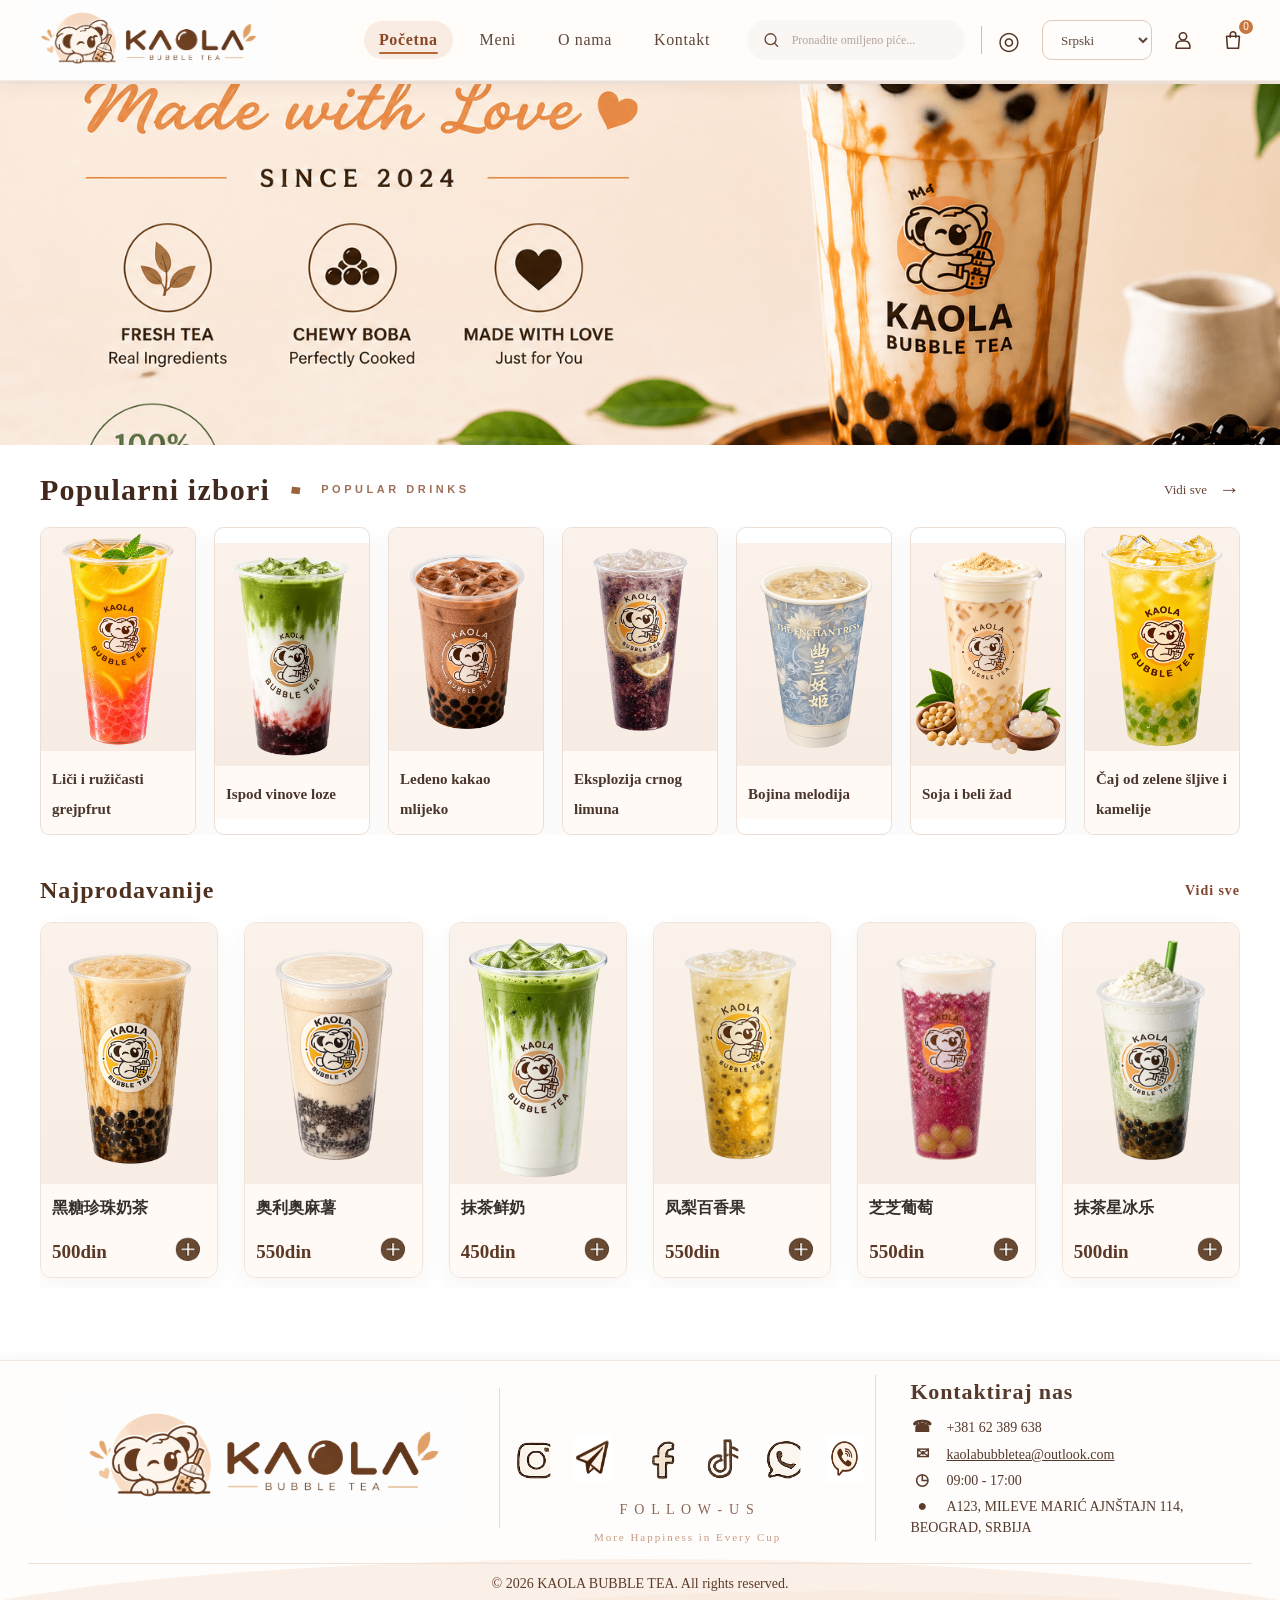
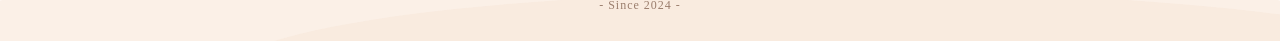
<file: index.html>
<!DOCTYPE html>
<html lang="sr">
    <head>
        <meta charset="UTF-8">
        <meta name="viewport" content="width=device-width,initial-scale=1">
        <title>KAOLA BUBBLE TEA</title>
        <link rel="shortcut icon" href="assets/images/favicon.ico" type="image/x-icon">
        <link rel="stylesheet" href="assets/css/header.css">
        <link rel="stylesheet" href="assets/css/style.css">
        <link rel="stylesheet" href="assets/css/index.css">
    </head>
    <body class="home-page">
        <header class="header-container">
            <div class="header-box">
                <!-- <h1>KAOLA BUBBLE TEA</h1> -->
                <a href="/htm/menu.html" class="home-logo-link">
                    <img src="assets/images/logo.png" alt="KAOLA BUBBLE TEA Logo" class="logo" style="width: auto; height: 80px;">
                </a>
                <button class="mobile-nav-toggle" type="button" aria-label="打开导航菜单" data-i18n-aria-label="open_navigation" aria-expanded="false" aria-controls="homeNavigation">
                    <span></span>
                    <span></span>
                    <span></span>
                </button>
                <nav class="header-nav-links" id="homeNavigation">
                    <a class="header-nav-links-active" href="#" data-i18n="home">首页</a>
                    <a href="/htm/menu" data-i18n="menu">菜单</a>
                    <a href="/htm/about" data-i18n="about">关于我们</a>
                    <a href="#contact" data-i18n="contact">联系我们</a>
                </nav>
                <div class="header-tools">
                    <label class="header-search" aria-label="搜索饮品" data-i18n-aria-label="search_drinks_label">
                        <svg viewBox="0 0 24 24" aria-hidden="true"><circle cx="11" cy="11" r="7"></circle><path d="m16 16 4 4"></path></svg>
                        <input type="search" placeholder="搜索你喜欢的饮品..." aria-label="搜索你喜欢的饮品" data-i18n-placeholder="search_drinks_placeholder" data-i18n-aria-label="search_drinks_label">
                    </label>
                    <span class="header-tools-divider" aria-hidden="true"></span>
                    <span class="language-icon" aria-hidden="true">◎</span>
                    <select id="langSwitch" class="lang-switch" aria-label="Language Switcher">
                        <option value="zh">中文</option>
                        <option value="en">English</option>
                        <option value="sr">Srpski</option>
                    </select>
                    <a class="header-tool-link account-link" href="#contact" aria-label="联系我们" data-i18n-aria-label="contact_us">
                        <svg viewBox="0 0 24 24" aria-hidden="true"><circle cx="12" cy="8" r="4"></circle><path d="M4.5 21v-2.5A5.5 5.5 0 0 1 10 13h4a5.5 5.5 0 0 1 5.5 5.5V21z"></path></svg>
                    </a>
                    <a class="header-tool-link bag-link" href="/htm/menu.html" aria-label="前往菜单" data-i18n-aria-label="view_menu">
                        <svg viewBox="0 0 24 24" aria-hidden="true"><path d="M5 8h14l-1 13H6z"></path><path d="M9 9V6a3 3 0 0 1 6 0v3"></path></svg>
                        <span>0</span>
                    </a>
                </div>
            </div>
        </header>
        <div class="banner-container">
            <picture>
                <source media="(max-width: 720px)" srcset="assets/images/banner-h5.png">
                <img src="assets/images/banner-pc4.png" alt="珍珠奶茶品牌横幅" data-i18n-alt="home_banner_alt" class="banner-image">
            </picture>
            <div class="left-box">
                <!-- <h3 data-i18n="banner_title">Fresh Bubble Tea</h3>
                <p data-i18n="banner_sub">Made Fresh Every Day</p> -->
                <a href="/htm/menu.html" class="order-button" data-i18n="order_now">立即订购</a>
            </div>
        </div>
        
        <section class="popular-products">
            <div class="popular-heading">
                <h2><span data-i18n="popular_recommendation">人气推荐</span><i aria-hidden="true">◆</i><small>POPULAR DRINKS</small></h2>
                <a href="/htm/menu.html"><span data-i18n="view_all">查看全部</span><b aria-hidden="true">→</b></a>
            </div>
        <ul class="teas-type-list category-products">
            <li>
                <img src="assets/images/drinks/fruitTea/F12.png" alt="荔枝粉西柚" data-i18n-alt="tea1">
                <div><span data-i18n="tea1">荔枝粉西柚</span></div>
            </li>
            <li>
                <img src="assets/images/drinks/matchaTea/G3.png" alt="葡萄树下" data-i18n-alt="tea2">
                <div><span data-i18n="tea2">葡萄树下</span></div>
            </li>
            <li>
                <img src="assets/images/drinks/coffee/C5.png" alt="可可冰奶" data-i18n-alt="tea3">
                <div><span data-i18n="tea3">可可冰奶</span></div>
            </li>
            <li>
                <img src="assets/images/drinks/fruitTea/F4.png" alt="黑爆柠" data-i18n-alt="tea4">
                <div><span data-i18n="tea4">黑爆柠</span></div>
            </li>
            <li>
                <img src="assets/images/drinks/chinessTea/Z1.png" alt="伯牙绝弦" data-i18n-alt="tea5">
                <div><span data-i18n="tea5">伯牙绝弦</span></div>
            </li>
            <li>
                <img src="assets/images/drinks/milkTea/M13.png" alt="豆香白玉" data-i18n-alt="tea6">
                <div><span data-i18n="tea6">豆香白玉</span></div>
            </li>
            <li>
                <img src="assets/images/drinks/fruitTea/F14.png" alt="青梅山茶" data-i18n-alt="tea7">
                <div><span data-i18n="tea7">青梅山茶</span></div>
            </li>
        </ul>
        </section>

        <section class="best-sellers" id="bestSellers">
            <h2>
                <strong data-i18n="best_seller">🔥 畅销产品</strong>
                <a href="/htm/menu.html" data-i18n="view_all" class="view-all-link">View All <i class="icons turn-right"></i></a>
            </h2>
            
            <ul class="teas-type-list" id="bestSellersList"></ul>
        </section>

        <footer class="footer-container" id="contact">
            <div class="footer-box">
                <img src="assets/images/logo.png" alt="KAOLA BUBBLE TEA Logo" class="footer-logo" style="width: auto; height: 120px;">
                <div class="social-links" aria-label="Social media links">
                    <a href="https://www.instagram.com/kaola_bubbletea?igsh=eWo4aW0yMDF4NHVq&utm_source=qr" target="_blank" rel="noopener noreferrer" class="social-link instagram" aria-label="Instagram"></a>
                    <a href="https://t.me/+38162389638" target="_blank" rel="noopener noreferrer" class="social-link2 telegram" aria-label="Telegram"></a>
                    <a href="https://www.facebook.com/share/1eYa3f3ZNT/?mibextid=wwXIfr" target="_blank" rel="noopener noreferrer" class="social-link facebook" aria-label="Facebook"></a>
                    <a href="https://www.tiktok.com/@kaolabubbletea?_r=1&_t=ZS-97fzIjCoIbw" target="_blank" rel="noopener noreferrer" class="social-link tiktok" aria-label="TikTok"></a>
                    <a href="https://wa.me/message/E3PIYL2X2SPFN1" target="_blank" rel="noopener noreferrer" class="social-link whatsapp" aria-label="WhatsApp"></a>
                    <a href="https://invite.viber.com/?g2=AQASZejnvCaReVay22AlJNkH965hZ67J2LVqYAL73SnJddt9aaEtZOX9dOJsNAfz" target="_blank" rel="noopener noreferrer" class="social-link2 viber" aria-label="Viber"></a>
                </div>
                <div class="contant-txt">
                    <p data-i18n="contact_us" class="title">Contact us</p>
                    <p>+381 62 389 638</p>
                    <p><a href="mailto:kaolabubbletea@outlook.com" target="_blank" rel="noopener noreferrer">kaolabubbletea@outlook.com</a></p>
                    <p>09:00 - 17:00</p>
                    <p data-i18n="address_info">新贝尔格莱德-欧亚商贸A123</p>
                </div>
            </div>
            <p class="footer-txt">&copy; <span id="current-year">2026</span> KAOLA BUBBLE TEA. All rights reserved.<br><span class="footer-since">- Since 2024 -</span></p>
        </footer>
    <script>
        document.getElementById('current-year').textContent = new Date().getFullYear();
    </script>
    <script src="assets/js/i18n.js"></script>
    <script src="assets/js/app.js"></script>
    <script type="module">
        import { items } from './assets/js/itemConfig.js';

        const bestSellerConfig = [
            { category: 'milkTea', itemKey: 'M1' },
            { category: 'milkTea', itemKey: 'M4' },
            { category: 'matchaTea', itemKey: 'G2' },
            { category: 'fruitTea', itemKey: 'F6' },
            { category: 'sogaTea', itemKey: 'S7' },
            { category: 'sogaTea', itemKey: 'S3' }
        ];

        function renderBestSellers() {
            const list = document.getElementById('bestSellersList');
            if (!list) return;

            list.innerHTML = '';

            bestSellerConfig.forEach(({ category, itemKey }) => {
                const item = items[category]?.[itemKey];
                if (!item) return;

                const li = document.createElement('li');
                li.innerHTML = `
                    <img src="/assets/images/drinks/${category}/${itemKey}.png" alt="${item.text || ''}">
                    <div>
                        <span>${item.text || ''}</span>
                        <strong>
                            ${item.price || 0}din
                            <a href="/htm/menu.html"
                               class="icons add"
                               data-i18n-aria-label="view_menu"
                               aria-label="${i18n.t('view_menu')}"></a>
                        </strong>
                    </div>
                `;
                list.appendChild(li);
            });
        }

        document.addEventListener('DOMContentLoaded', renderBestSellers);
    </script>
    </body>
</html>
</file>
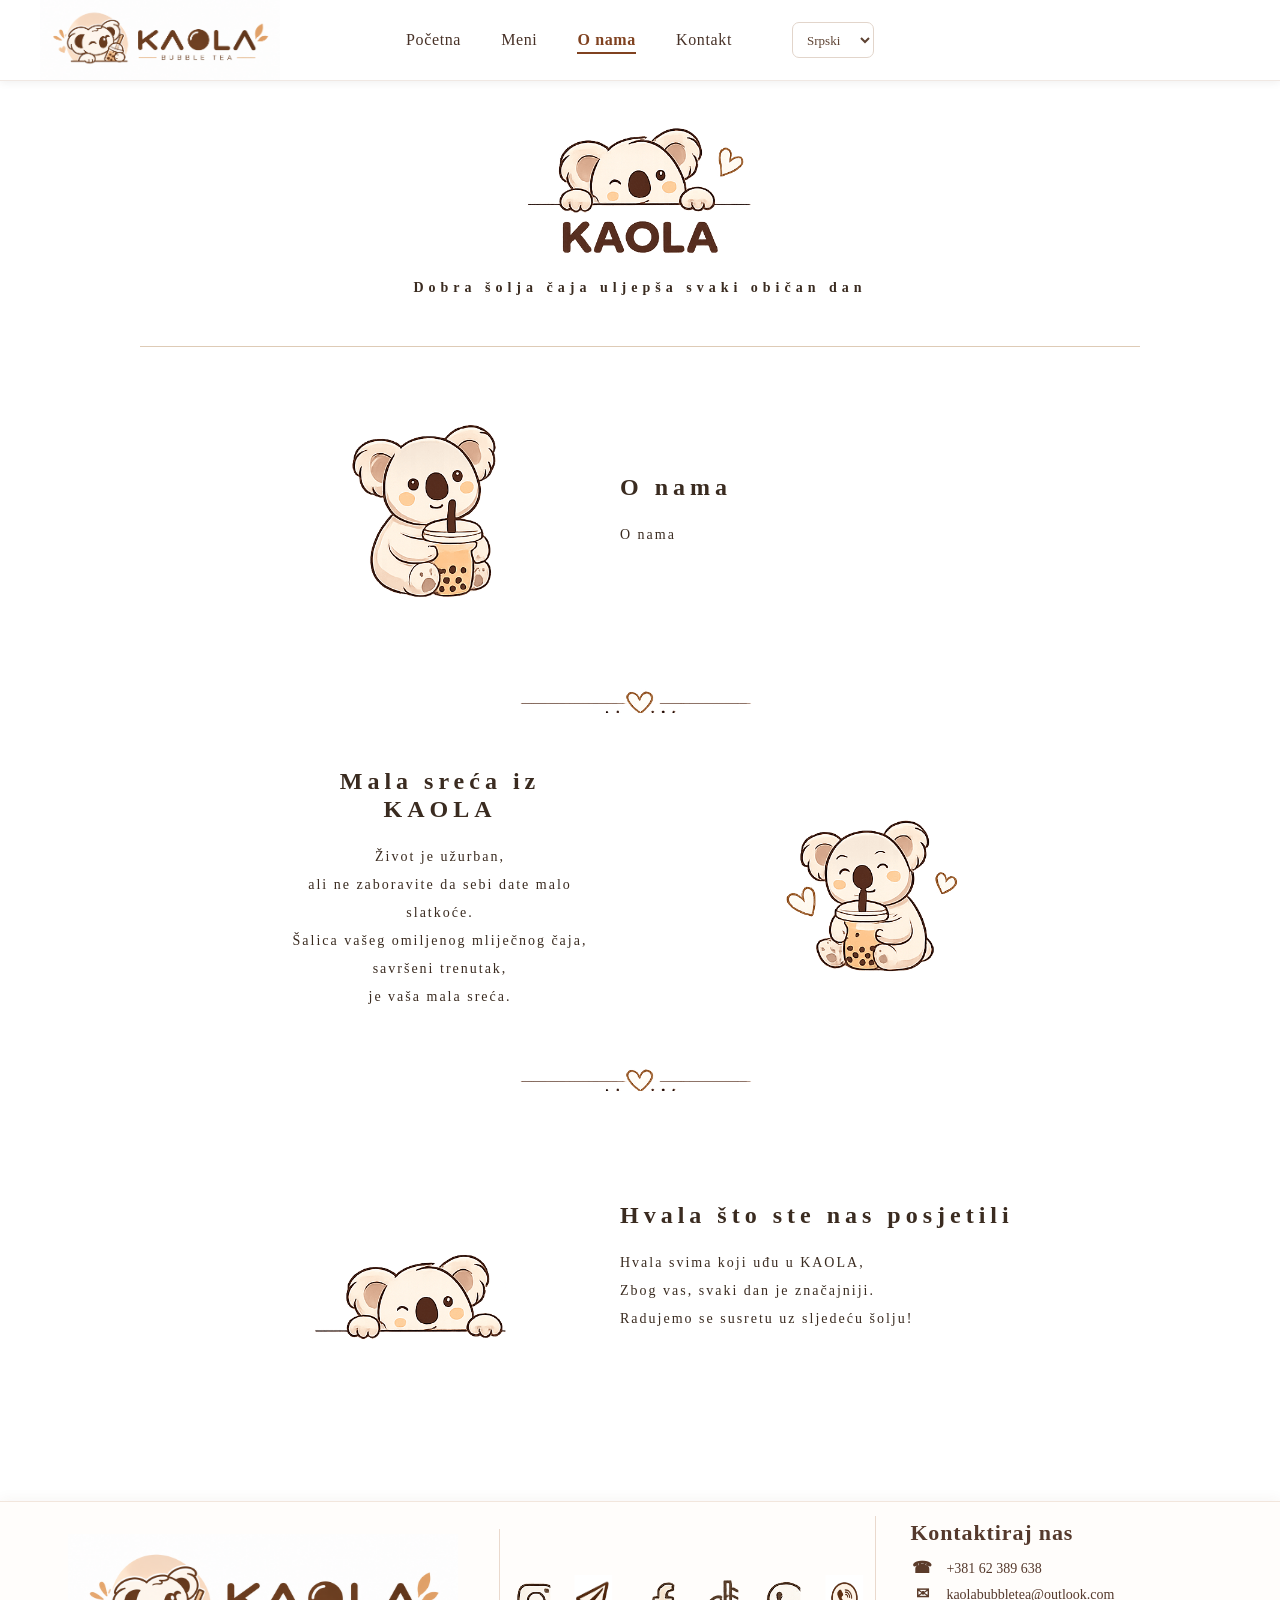
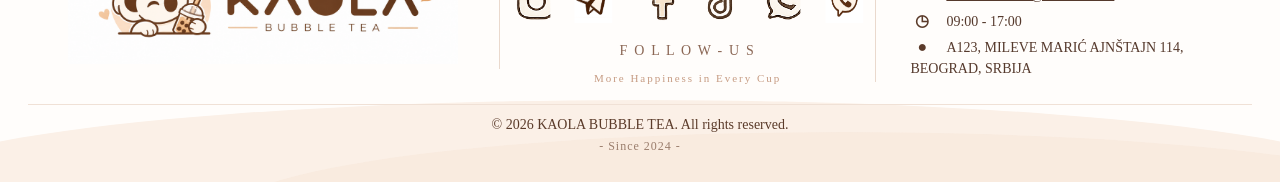
<file: htm/about.html>
<!doctype html>
<html lang="sr">
  <head>
    <meta charset="utf-8">
    <meta name="viewport" content="width=device-width,initial-scale=1">
    <link rel="stylesheet" href="../assets/css/menu.css">
    <link rel="stylesheet" href="../assets/css/style.css">
    <link rel="stylesheet" href="../assets/css/header.css">
    <link rel="stylesheet" href="../assets/css/about.css">
    <title data-i18n="about">关于我们</title>
  </head>
  <body class="about-page">
    <header class="header-container about-header">
      <div class="header-box">
        <a href="/">
          <img src="/assets/images/logo.png" alt="KAOLA BUBBLE TEA Logo" class="logo" style="width: auto; height: 80px;">
        </a>
        <button class="mobile-nav-toggle" type="button" aria-label="打开导航菜单" data-i18n-aria-label="open_navigation" aria-expanded="false" aria-controls="aboutNavigation">
          <span></span>
          <span></span>
          <span></span>
        </button>
        <nav class="header-nav-links" id="aboutNavigation">
          <a href="/" data-i18n="home">首页</a>
          <a href="/htm/menu" data-i18n="menu">菜单</a>
          <a class="header-nav-links-active" href="/htm/about" data-i18n="about">关于我们</a>
          <a href="#contact" data-i18n="contact">联系我们</a>
          <select id="langSwitch" class="lang-switch" aria-label="Language Switcher">
            <option value="zh">中文</option>
            <option value="en">English</option>
            <option value="sr">Srpski</option>
          </select>
        </nav>
      </div>
    </header>
    <section class="about-us-section">
      <i class="about-us-image logo"></i>
      <h1 data-i18n="about_title" class="sub-title">一杯好茶，治愈每一个平凡日常</h1>
      <p class="bg-line"></p>
   
      <div class="about-list">
        <i class="about-us-image us"></i>
        <div class="about-us-text">
          <p class="sub-title" data-i18n="about">关于我们</p>
          <p data-i18n="about_us">KAOLA BUBBLE TEA 创立于 2024 年，致力于将高品质手作奶茶与甜品带给贝尔格莱德的每一位顾客。</p>
        </div>
      </div>
      <i class="about-us-image line"></i>


      <div class="about-list reverse-mobile">
        <div class="about-us-text lucy-text">
          <p class="sub-title" data-i18n="lucy-text">属于KAOLA的小幸运</p>
          <p data-i18n="lucy-text1">生活很忙，</p>
          <p data-i18n="lucy-text2">但别忘了给自己一点甜。</p>
          <p data-i18n="lucy-text3">一杯喜欢的奶茶，</p>
          <p data-i18n="lucy-text4">一个刚刚好的时刻，</p>
          <p data-i18n="lucy-text5">就是属于你的小确幸。</p>
        </div>
        <i class="about-us-image lucy"></i>
      </div>

      <i class="about-us-image line"></i>

      <div class="about-list">
        <i class="about-us-image thanks"></i>
        <div class="about-us-text">
          <p class="sub-title" data-i18n="thank_you">谢谢遇见你</p>
          <p data-i18n="thank_you1">感谢每一位走进KAOLA的你，</p>
          <p data-i18n="thank_you2">因为有你，我们的每一天都更有意义。</p>
          <p data-i18n="thank_you3">期待与你在下一杯相遇！</p>
        </div>
      </div>
    </section>

    <footer class="footer-container" id="contact">
      <div class="footer-box">
        <img src="../assets/images/logo.png" alt="KAOLA BUBBLE TEA Logo" class="footer-logo" style="width: auto; height: 120px;">
        <div class="social-links" aria-label="Social media links">
          <a href="https://www.instagram.com/kaola_bubbletea?igsh=eWo4aW0yMDF4NHVq&utm_source=qr" target="_blank" rel="noopener noreferrer" class="social-link instagram" aria-label="Instagram"></a>
          <a href="https://t.me/+38162389638" target="_blank" rel="noopener noreferrer" class="social-link2 telegram" aria-label="Telegram"></a>
          <a href="https://www.facebook.com/share/1eYa3f3ZNT/?mibextid=wwXIfr" target="_blank" rel="noopener noreferrer" class="social-link facebook" aria-label="Facebook"></a>
          <a href="https://www.tiktok.com/@kaolabubbletea?_r=1&_t=ZS-97fzIjCoIbw" target="_blank" rel="noopener noreferrer" class="social-link tiktok" aria-label="TikTok"></a>
          <a href="https://wa.me/message/E3PIYL2X2SPFN1" target="_blank" rel="noopener noreferrer" class="social-link whatsapp" aria-label="WhatsApp"></a>
          <a href="https://invite.viber.com/?g2=AQASZejnvCaReVay22AlJNkH965hZ67J2LVqYAL73SnJddt9aaEtZOX9dOJsNAfz" target="_blank" rel="noopener noreferrer" class="social-link2 viber" aria-label="Viber"></a>
        </div>
        <div class="contant-txt">
          <p data-i18n="contact_us" class="title">Contact us</p>
          <p>+381 62 389 638</p>
          <p><a href="mailto:kaolabubbletea@outlook.com" target="_blank" rel="noopener noreferrer">kaolabubbletea@outlook.com</a></p>
          <p>09:00 - 17:00</p>
          <p data-i18n="address_info">新贝尔格莱德-欧亚商贸A123</p>
        </div>
      </div>
      <p class="footer-txt">&copy; <span class="current-year">2026</span> KAOLA BUBBLE TEA. All rights reserved.<br><span class="footer-since">- Since 2024 -</span></p>
    </footer>

    <script src="../assets/js/i18n.js"></script>
    <script src="../assets/js/app.js"></script>
    <script src="../assets/js/checkout.js"></script>
    <script>
      document.querySelector('.current-year').textContent = new Date().getFullYear();
    </script>
  </body>
</html>
</file>
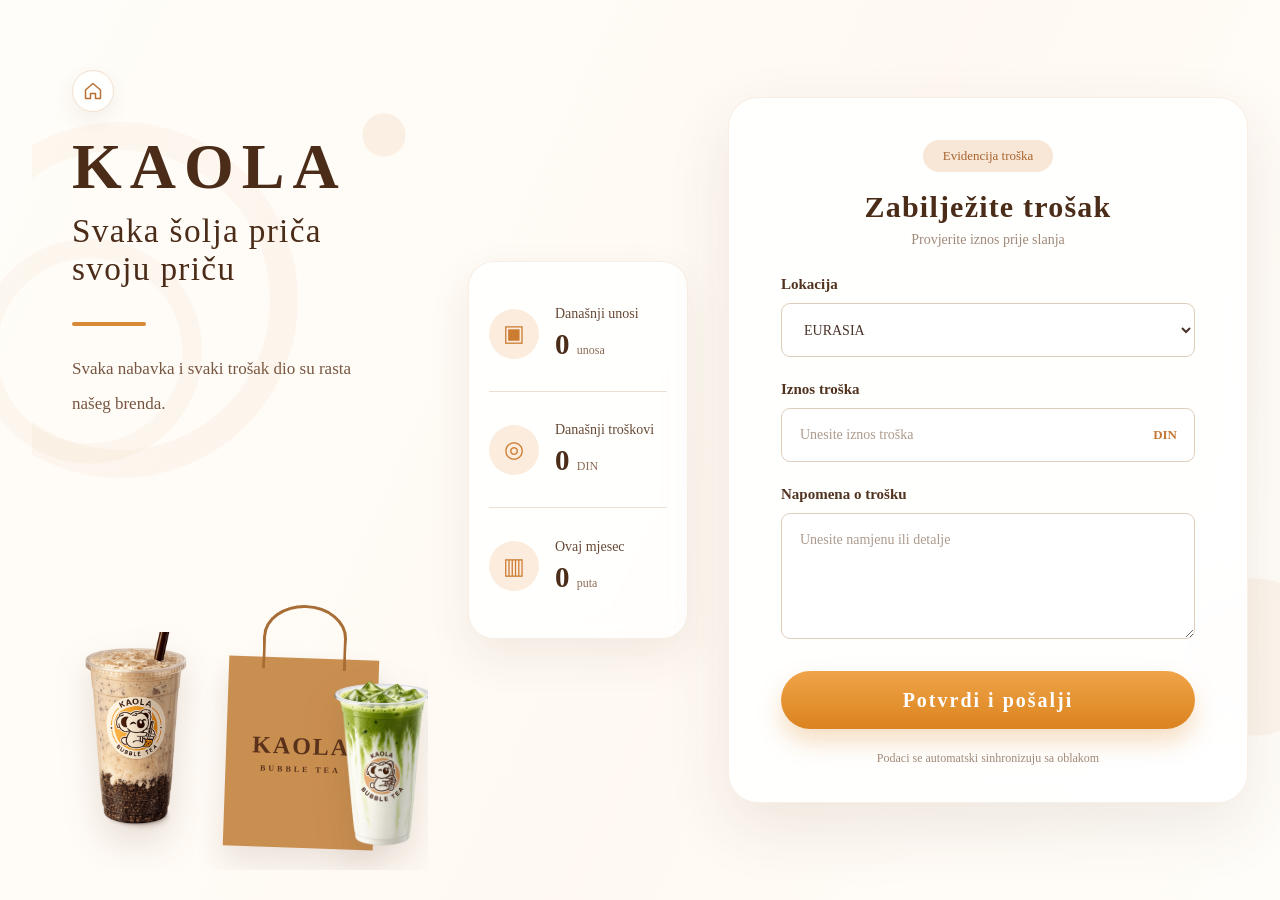
<file: htm/consume.html>
<!doctype html>
<html lang="sr">
  <head>
    <meta charset="utf-8">
    <meta name="viewport" content="width=device-width,initial-scale=1">
    <link rel="stylesheet" href="../assets/css/header.css">
    <link rel="stylesheet" href="../assets/css/menu.css">
    <link rel="stylesheet" href="../assets/css/style.css">
    <link rel="stylesheet" href="../assets/css/consume.css">
    <title data-i18n="consume_page_title">本次消费</title>
  </head>
  <body class="consume-page">
    <main class="consume-dashboard">
      <section class="consume-brand-panel">
        <a class="consume-home-link" href="/" aria-label="返回主页" title="返回主页"
          data-i18n-aria-label="return_home" data-i18n-title="return_home">
          <svg viewBox="0 0 24 24" aria-hidden="true">
            <path d="M3 10.8 12 3l9 7.8v9.7a.5.5 0 0 1-.5.5H15v-6H9v6H3.5a.5.5 0 0 1-.5-.5v-9.7Z"></path>
          </svg>
        </a>
        <p class="consume-brand-name">KAOLA</p>
        <h1 data-i18n="consume_brand_title">记录每一杯茶的故事</h1>
        <span class="consume-brand-line"></span>
        <p class="consume-brand-copy" data-i18n="consume_brand_copy">每一次采购，每一次消费，都是品牌成长的一部分。</p>
        <div class="consume-product-display" aria-hidden="true">
          <img class="consume-product consume-product-main" src="../assets/images/drinks/milkTea/M6.png" alt="">
          <img class="consume-product consume-product-side" src="../assets/images/drinks/matchaTea/G2.png" alt="">
          <span class="consume-shopping-bag">KAOLA<small>BUBBLE TEA</small></span>
        </div>
      </section>

      <aside class="consume-summary" aria-label="消费概览" data-i18n-aria-label="consume_overview">
        <div class="consume-summary-item">
          <span class="consume-summary-icon">▣</span>
          <div>
            <p data-i18n="consume_today_records">今日记录</p>
            <strong id="todayConsumeCount">0 <small>笔</small></strong>
          </div>
        </div>
        <div class="consume-summary-item">
          <span class="consume-summary-icon">◎</span>
          <div>
            <p data-i18n="consume_today_total">今日支出</p>
            <strong id="todayConsumeTotal">0 <small>DIN</small></strong>
          </div>
        </div>
        <div class="consume-summary-item">
          <span class="consume-summary-icon">▥</span>
          <div>
            <p data-i18n="consume_month_records">本月消费</p>
            <strong id="monthConsumeCount">0 <small>次</small></strong>
          </div>
        </div>
      </aside>

      <form id="consumeForm" class="consume-form">
        <div class="consume-form-heading">
          <span data-i18n="consume_record">消费记录</span>
          <h2 data-i18n="consume_form_title">记录本次消费</h2>
          <p data-i18n="consume_confirm_tip">请确认金额无误后提交</p>
        </div>
        <label class="consume-field">
          <strong data-i18n="consume_location">记录门店</strong>
          <select id="consumeLocation" class="consume-location-select">
            <option value="EURASIA">EURASIA</option>
            <option value="BELGRADE">BELGRADE</option>
          </select>
        </label>
        <label class="consume-field">
          <strong data-i18n="consume_amount">消费金额</strong>
          <span class="currency-input">
            <input type="number" inputmode="decimal" min="0.01" step="0.01" data-i18n-placeholder="consume_amount_placeholder" placeholder="请输入本次消费金额" id="consume" required>
            <i>DIN</i>
          </span>
        </label>
        <label class="consume-field">
          <strong data-i18n="consume_note">消费备注</strong>
          <textarea data-i18n-placeholder="consume_note_placeholder" placeholder="请输入消费用途或明细" id="remark" required></textarea>
        </label>
        <button class="consume-submit-btn" type="submit" data-i18n="confirm_submit">确认提交</button>
        <p class="consume-safe-note" data-i18n="cloud_sync_note">数据自动同步云端</p>
      </form>
    </main>
    <div class="daily-loading" id="dailyLoading" aria-hidden="true">
      <div class="daily-loading-box">
        <span class="daily-spinner"></span>
        <p data-i18n="submitting">提交中，请稍候...</p>
      </div>
    </div>

    <script src="../assets/js/config.js"></script>
    <script src="../assets/js/i18n.js"></script>
    <script src="../assets/js/consume.js"></script>
  </body>
</html>
</file>
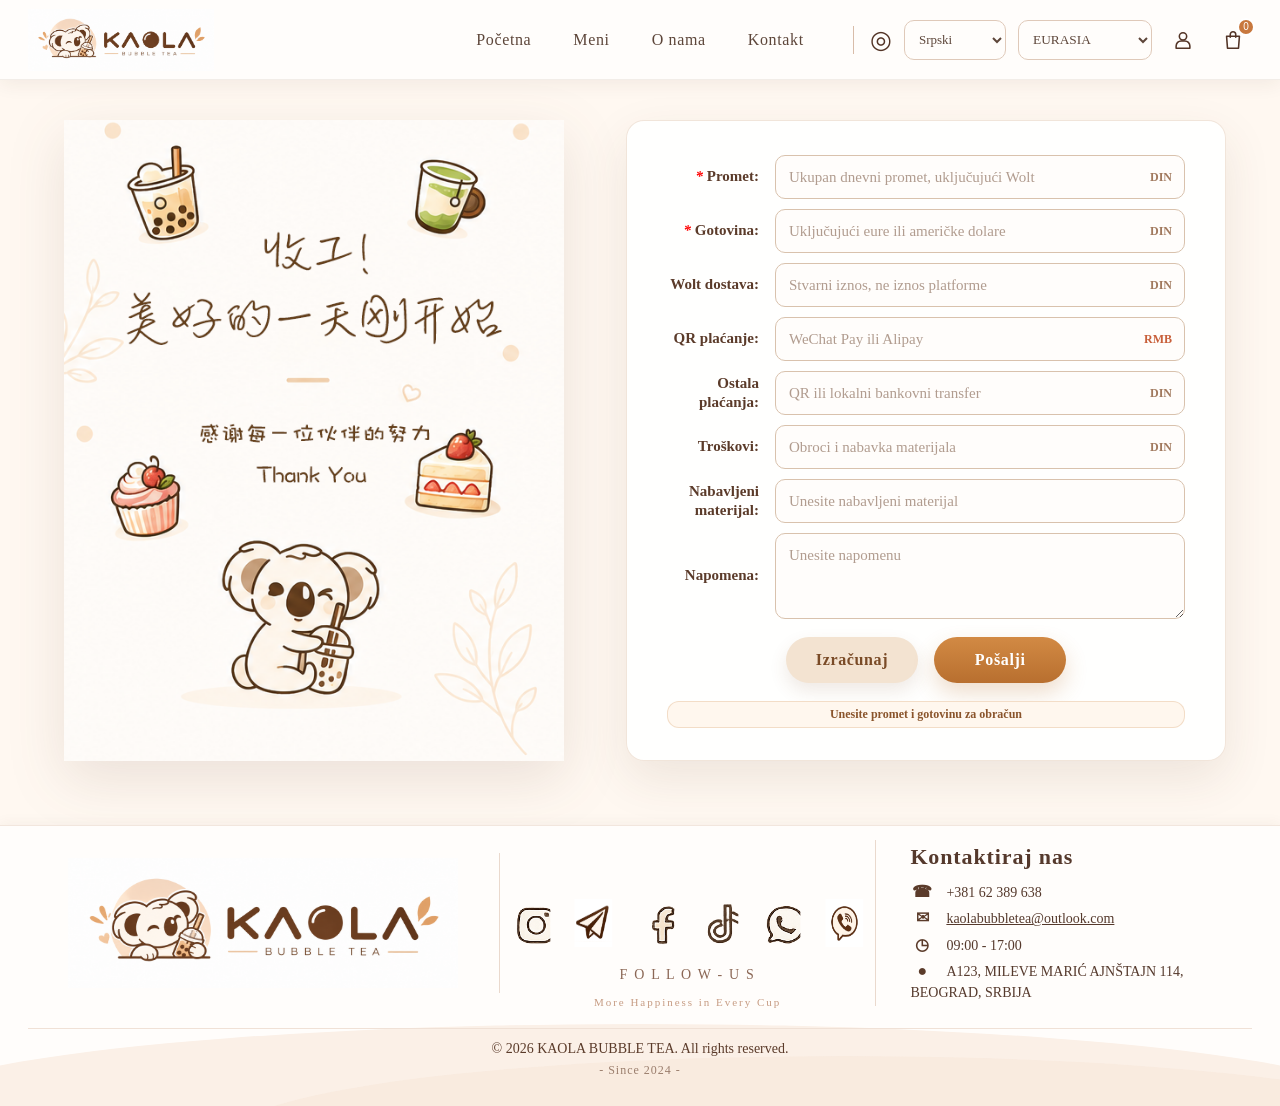
<file: htm/dailyReport.html>
<!doctype html>
<html lang="sr">
  <head>
    <meta charset="utf-8">
    <meta name="viewport" content="width=device-width,initial-scale=1">
    <link rel="stylesheet" href="../assets/css/header.css">
    <link rel="stylesheet" href="../assets/css/menu.css">
    <link rel="stylesheet" href="../assets/css/style.css">
    <link rel="stylesheet" href="../assets/css/daily-report.css">
    <title data-i18n="daily_page_title">日盈利汇总</title>
  </head>
  <body class="daily-report-page">
    <header class="header-container daily-report-header">
      <div class="header-box">
        <a href="/" class="home-logo-link">
          <img src="../assets/images/logo.png" alt="KAOLA BUBBLE TEA Logo" class="logo" style="width: auto; height: 80px;">
        </a>
        <button class="mobile-nav-toggle" type="button" aria-label="打开导航菜单" data-i18n-aria-label="open_navigation" aria-expanded="false" aria-controls="dailyNavigation">
          <span></span>
          <span></span>
          <span></span>
        </button>
        <nav class="header-nav-links" id="dailyNavigation">
          <a href="/" data-i18n="home">首页</a>
          <a href="/htm/menu.html" data-i18n="menu">菜单</a>
          <a href="/htm/about" data-i18n="about">关于我们</a>
          <a href="#contact" data-i18n="contact">联系我们</a>
        </nav>
        <div class="header-tools">
          <span class="header-tools-divider" aria-hidden="true"></span>
          <span class="language-icon" aria-hidden="true">◎</span>
          <select id="langSwitch" class="lang-switch" aria-label="Language Switcher">
            <option value="zh">中文</option>
            <option value="en">English</option>
            <option value="sr">Srpski</option>
          </select>
          <select id="branchSwitch" class="branch-switch" aria-label="选择分店" data-i18n-aria-label="select_location">
            <option value="EURASIA">EURASIA</option>
            <option value="BELGRADE">BELGRADE</option>
          </select>
          <a class="header-tool-link account-link" href="#contact" aria-label="联系我们" data-i18n-aria-label="contact_us">
            <svg viewBox="0 0 24 24" aria-hidden="true"><circle cx="12" cy="8" r="4"></circle><path d="M4.5 21v-2.5A5.5 5.5 0 0 1 10 13h4a5.5 5.5 0 0 1 5.5 5.5V21z"></path></svg>
          </a>
          <a class="header-tool-link bag-link" href="/htm/menu.html" aria-label="前往菜单" data-i18n-aria-label="view_menu">
            <svg viewBox="0 0 24 24" aria-hidden="true"><path d="M5 8h14l-1 13H6z"></path><path d="M9 9V6a3 3 0 0 1 6 0v3"></path></svg>
            <span>0</span>
          </a>
        </div>
      </div>
    </header>
    <div class="daily-box">
      <a href="/">
        <img src="../assets/images/daily.png" alt="KAOLA BUBBLE TEA Logo" class="logo">
      </a>
      <form id="dailyForm" class="daily-form">
        <label>
          <strong><em class="required">*</em> <span data-i18n="daily_turnover">票额</span>:</strong>
          <span class="currency-input">
            <input data-i18n-placeholder="daily_turnover_placeholder" placeholder="当日总票额（不包含Wolt）" id="votes" required>
            <em>DIN</em>
          </span>
        </label>
        <label>
          <strong><em class="required">*</em> <span data-i18n="daily_cash">现金</span>:</strong>
          <span class="currency-input">
            <input data-i18n-placeholder="daily_cash_placeholder" placeholder="包含欧元或美金" id="cash" required>
            <em>DIN</em>
          </span>
        </label>
        <label>
          <strong><span data-i18n="daily_wolt">Wolt外卖</span>:</strong>
          <span class="currency-input">
            <input data-i18n-placeholder="daily_wolt_placeholder" placeholder="实际金额（非平台金额）" id="wolt" >
            <em>DIN</em>
          </span>
        </label>
        <label>
          <strong><span data-i18n="daily_qr_payment">扫码支付</span>:</strong>
          <span class="currency-input">
            <input data-i18n-placeholder="daily_qr_placeholder" placeholder="微信或支付宝" id="rmb" >
            <em class="currency-rmb">RMB</em>
          </span>
        </label>
        <label>
          <strong><span data-i18n="daily_other_payment">其它支付</span>:</strong>
          <span class="currency-input">
            <input data-i18n-placeholder="daily_other_placeholder" placeholder="扫码或本地币转账等" id="other" >
            <em>DIN</em>
          </span>
        </label>
        <label>
          <strong><span data-i18n="daily_expense">消费支出</span>:</strong>
          <span class="currency-input">
            <input data-i18n-placeholder="daily_expense_placeholder" placeholder="餐补和物料采购等" id="consume" >
            <em>DIN</em>
          </span>
        </label>
        <label>
          <strong><span data-i18n="daily_material">物料购入</span>:</strong>
          <span class="currency-input">
            <input data-i18n-placeholder="daily_material_placeholder" placeholder="请输入物料购入" id="material" >
          </span>
        </label>
        <label>
          <strong><span data-i18n="remark">备注</span>:</strong>
          <textarea data-i18n-placeholder="daily_remark_placeholder" placeholder="请输入备注" id="remark"></textarea>
        </label>
        <div class="daily-actions">
          <button class="submit-btn calculate-btn" id="calculateDaily" type="button" data-i18n="calculate">计算</button>
          <button class="submit-btn submit-daily-btn" type="submit" data-i18n="submit">提交</button>
        </div>
        <p class="daily-result" id="dailyResult" aria-live="polite" data-i18n="daily_result_tip">输入【票额】和【现金】开始计算</p>
      </form>
    </div>
    <div class="daily-loading" id="dailyLoading" aria-hidden="true">
      <div class="daily-loading-box">
        <span class="daily-spinner"></span>
        <p data-i18n="submitting">提交中，请稍候...</p>
      </div>
    </div>

    <footer class="footer-container" id="contact">
      <div class="footer-box">
        <img src="../assets/images/logo.png" alt="KAOLA BUBBLE TEA Logo" class="footer-logo" style="width: auto; height: 120px;">
        <div class="social-links" aria-label="Social media links">
          <a href="https://www.instagram.com/kaola_bubbletea?igsh=eWo4aW0yMDF4NHVq&utm_source=qr" target="_blank" rel="noopener noreferrer" class="social-link instagram" aria-label="Instagram"></a>
          <a href="https://t.me/+38162389638" target="_blank" rel="noopener noreferrer" class="social-link2 telegram" aria-label="Telegram"></a>
          <a href="https://www.facebook.com/share/1eYa3f3ZNT/?mibextid=wwXIfr" target="_blank" rel="noopener noreferrer" class="social-link facebook" aria-label="Facebook"></a>
          <a href="https://www.tiktok.com/@kaolabubbletea?_r=1&_t=ZS-97fzIjCoIbw" target="_blank" rel="noopener noreferrer" class="social-link tiktok" aria-label="TikTok"></a>
          <a href="https://wa.me/message/E3PIYL2X2SPFN1" target="_blank" rel="noopener noreferrer" class="social-link whatsapp" aria-label="WhatsApp"></a>
          <a href="https://invite.viber.com/?g2=AQASZejnvCaReVay22AlJNkH965hZ67J2LVqYAL73SnJddt9aaEtZOX9dOJsNAfz" target="_blank" rel="noopener noreferrer" class="social-link2 viber" aria-label="Viber"></a>
        </div>
        <div class="contant-txt">
          <p data-i18n="contact_us" class="title">Contact us</p>
          <p>+381 62 389 638</p>
          <p><a href="mailto:kaolabubbletea@outlook.com" target="_blank" rel="noopener noreferrer">kaolabubbletea@outlook.com</a></p>
          <p>09:00 - 17:00</p>
          <p data-i18n="address_info">新贝尔格莱德-欧亚商贸A123</p>
        </div>
      </div>
      <p class="footer-txt">&copy; <span class="current-year">2026</span> KAOLA BUBBLE TEA. All rights reserved.<br><span class="footer-since">- Since 2024 -</span></p>
    </footer>

    <script src="../assets/js/config.js"></script>
    <script src="../assets/js/i18n.js"></script>
    <script src="../assets/js/app.js"></script>
    <script src="../assets/js/daily.js"></script>
    <script>
      document.querySelector('.current-year').textContent = new Date().getFullYear();
    </script>
  </body>
</html>
</file>
<file: assets/css/header.css>
:root {
    --site-header-height: 80px;
}

html {
    scroll-padding-top: var(--site-header-height);
}

body {
    padding-top: var(--site-header-height);
}

header {
    position: fixed;
    top: 0;
    left: 0;
    right: 0;
    z-index: 1000;
    min-height: var(--site-header-height);
    background-color: #fff;
    box-shadow: 0 2px 12px rgba(91, 59, 42, 0.08);
}
header .header-box {
    display: flex; 
    align-items: center; 
    justify-content: space-between;
    max-width: 1200px;
    min-height: var(--site-header-height);
    margin: 0 auto;
}
.lang-switch {
    margin-left: 20px;
}
.header-nav-links {
    display: flex;
    gap: 40px;
    font-family: "PingFang SC", "Microsoft YaHei", "Noto Sans CJK SC", Arial, sans-serif;
}

.header-nav-links a {
    color: #483228;
    list-style: none;
    text-decoration: none;
    font-size: 16px;
}
.header-nav-links-active {
    font-weight: bold;
    color: #804220 !important;
    position: relative;
}
.header-nav-links-active:before {
    content: '';
    position: absolute;
    bottom: -5px;
    left: 0;
    right: 0;
    height: 2px;
    background: #804220;
}
.banner-container {
    position: relative;
    width: 100%;
    overflow: hidden;
    padding-top: 83px;
    min-width: 1200px;
}
.banner-container .left-box {
    position: absolute;
    top: 75%;
    left: 5%;
    transform: translateY(-50%);
    color: #2E2E2E;
    line-height: 2;
}
.banner-container .order-button { 
    background-color: #734426;
    color: #fff; 
    font-weight: bold;
    padding: 6px 40px;
    border-radius: 25px;
    font-size: 16px; 
    list-style: none;
    text-decoration: none;
    margin-top: 60px;
    display: inline-block;
}
</file>
<file: assets/css/style.css>
:root {
    --font-art: "Kaiti SC", "STKaiti", "KaiTi", "楷体", "FangSong", "STFangsong", serif;
    --font-elegant: "Songti SC", "STSong", "Noto Serif SC", "Source Han Serif SC", "Microsoft YaHei", serif;
}

body{
    margin:0; padding:0; 
    font-family: var(--font-elegant);
    color:#3a2b20;
    background-color: #fcf7f4;
    font-size: 14px;
}

h1,
h2,
h3,
.sub-title,
.title,
nav a,
button {
    font-family: var(--font-art);
    letter-spacing: 0.04em;
}

input,
textarea,
select {
    font-family: var(--font-elegant);
}

* {
    box-sizing:border-box;
    border:0;
    margin:0;
}
.hero{padding:80px;text-align:center}
button{padding:12px 24px;border:none;background:#5b3b2a;color:#fff;border-radius:8px}

.social-links {
    display: flex;
    justify-content: center;
    flex-wrap: wrap;
    gap: 4px;
}
.icons,
.social-link {
    display: inline-block;
    width: 80px;
    height: 80px;
    background-image: url('../images/icon3.png');
    background-repeat: no-repeat;
    background-size: 1536px 1024px;
    margin-left: -20px;
    transform: scale(0.5);
}
.icons.turn-right {
    background-position: -200px -550px;
    margin-right: -30px;
    transform: scale(0.25);
}
.icons.add {
    background-position: -950px -550px;
    margin-right: -25px;
    transform: scale(0.4);
}
.view-all-link {
    display: flex;
    justify-content: flex-end;
    align-items: center;
}

.social-link {
    margin-left: -20px;
}

.social-link2.viber,
.social-link2.telegram {
    width: 80px;
    height: 80px;
    background: #fff url('../images/telegram.png') no-repeat;
    background-size: 100% 100%;
    transform: scale(0.5);
    margin-left: -20px;
}

.social-link2.viber {
    background-image: url('../images/viber.png');
}
.social-link:hover,
.social-link2:hover {
    transform: scale(0.7);
}

.social-link.instagram {
    background-position: -500px -380px;
}

.social-link.facebook {
    background-position: -1090px -380px;
}

.social-link.tiktok {
    background-position: -650px -380px;
}

.social-link.whatsapp {
    background-position: -800px -380px;
}

.banner-image {
    width: 100%;
}
.teas-type-list {
    margin-top: 20px;
    display: flex;
    gap: 16px;
    justify-content: space-between;
    flex-wrap: wrap;
    align-items: center;
    list-style: none;
}
.teas-type-list li {
    font-size: 18px;
    color: #5b3b2a;
    width: 15%;
    height: 120px;
    background-color: #f9efe7;
    display: flex;
    align-items: center;
    justify-content: center;
    border-radius: 8px;
}

form {
    display: flex;
    justify-content: center;
    flex-wrap: wrap;
    width: 580px;
    margin: 50px auto;
}

form label {
    width: 100%;
    display: flex;
    align-items: center;
    justify-content: end;
}
form input,
form textarea {
    line-height: 40px;
    border: 1px solid #5b3b2a;
    border-radius: 4px;
    margin-left: 16px;
    width: 400px;
    padding-left: 8px;
    height: 45px;
}
form textarea {
    height: 80px;
}
form .required {
    color: red;
    margin-left: 4px;
}
.submit-btn {
    padding: 0 48px;
    font-size: 16px;
    height: 40px;
    margin-top: 20px;
    cursor: pointer;
}
.footer-container {
    position: relative;
    overflow: hidden;
    padding: 14px 28px 0;
    border-top: 1px solid #f2e6dd;
    background: #fffdfb;
    box-shadow: 0 -2px 12px rgba(91, 59, 42, 0.05);
}
.footer-container::before,
.footer-container::after {
    position: absolute;
    right: -8%;
    bottom: -118px;
    left: -8%;
    height: 200px;
    border-radius: 50% 50% 0 0 / 42% 42% 0 0;
    background: #fbf0e7;
    content: "";
    pointer-events: none;
}
.footer-container::after {
    right: -14%;
    bottom: -140px;
    left: 18%;
    height: 190px;
    background: #f8e9dd;
    opacity: .72;
}
.footer-container > * {
    position: relative;
    z-index: 1;
}
.footer-container {
    min-height: 260px;
}
.footer-txt {
    text-align: center;
    font-size: 14px;
    color: #5b3b2a;
    margin: 22px auto 0;
    padding: 12px 0 28px;
    border-top: 1px solid #f0e1d6;
    max-width: 1440px;
}
.footer-since {
    display: inline-block;
    margin-top: 6px;
    color: #9a7d6c;
    font-size: 12px;
    letter-spacing: 1px;
}
.footer-box {
    display: grid;
    width: min(1440px, 100%);
    margin: 0 auto;
    grid-template-columns: 1.25fr 1fr 1fr;
    gap: 0;
    align-items: center;
}
.footer-logo {
    display: block;
    width: auto;
    height: 130px !important;
    margin: 0 auto;
    object-fit: contain;
}
.footer-box > .social-links,
.footer-box > .contant-txt {
    min-height: 140px;
    border-left: 1px solid #ead9cd;
}
.footer-box > .social-links {
    position: relative;
    display: flex;
    min-width: 0;
    padding: 0;
    align-content: center;
    align-items: center;
    justify-content: center;
    flex-wrap: nowrap;
    gap: 0;
}
.footer-box > .social-links .social-link,
.footer-box > .social-links .social-link2 {
    flex: 0 1 65px;
    min-width: 0;
    margin-left: 0;
    transform: scale(.6);
}
.footer-box > .social-links .social-link:first-child {
    margin-left: 0;
}
.footer-box > .social-links::before {
    position: absolute;
    right: 20px;
    bottom: 11px;
    left: 20px;
    color: #8b6755;
    content: "F O L L O W - U S";
    font: 14px/1 var(--font-elegant);
    letter-spacing: .12em;
    text-align: center;
}
.footer-box > .social-links::after {
    position: absolute;
    right: 0;
    bottom: -15px;
    left: 0;
    color: #c69b82;
    content: "More Happiness in Every Cup";
    font: 11px/1 var(--font-elegant);
    letter-spacing: .18em;
    text-align: center;
}
.footer-box > .contant-txt {
    padding-left: 34px;
    border-left-color: #ead9cd;
    color: #55392c;
    line-height: 1.5;
}
.contant-txt {
    line-height: 1.8;
}
.contant-txt .title {
    font-weight: bold;
    font-size: 22px;
    margin: 0 0 8px;
}
.footer-box > .contant-txt p:not(.title) {
    margin: 4px 0;
    line-height: 1.4;
}
.contant-txt p:not(.title)::before {
    display: inline-block;
    width: 24px;
    margin-right: 12px;
    color: #5b3b2a;
    font-family: Arial, sans-serif;
    font-size: 16px;
    font-weight: bold;
    text-align: center;
}
.contant-txt p:nth-child(2)::before { content: "☎"; }
.contant-txt p:nth-child(3)::before { content: "✉"; }
.contant-txt p:nth-child(4)::before { content: "◷"; }
.contant-txt p:nth-child(5)::before { content: "●"; }
.contant-txt a {
    color: inherit;
}
</file>
<file: assets/css/index.css>
:root {
    --home-brown: #4f301f;
    --home-orange: #b86f36;
    --home-cream: #f8eee6;
    --home-card: #fffaf6;
}

.home-page {
    overflow-x: hidden;
    background: #fff;
}

.home-page .header-box {
    width: min(1540px, calc(100% - 56px));
    max-width: 1540px;
}

.home-page .header-container {
    border-bottom: 1px solid rgba(114, 75, 52, 0.09);
    background: rgba(255, 253, 251, 0.96);
    box-shadow: 0 4px 18px rgba(76, 48, 32, 0.07);
    backdrop-filter: blur(12px);
}

.home-page .header-box > a {
    display: inline-flex;
    align-items: center;
}

.home-page .header-box > a .logo {
    display: block;
    height: 80px !important;
    object-fit: contain;
}

.home-page .header-nav-links {
    gap: 12px;
}

.home-page .header-tools {
    display: flex;
    min-width: 0;
    align-items: center;
    justify-content: flex-end;
    gap: 12px;
}

.header-search {
    display: flex;
    width: 218px;
    height: 40px;
    padding: 0 15px;
    align-items: center;
    gap: 9px;
    border-radius: 999px;
    background: #faf6f3;
    color: #644536;
}

.header-search svg,
.header-tool-link svg {
    width: 22px;
    height: 22px;
    fill: none;
    stroke: currentColor;
    stroke-width: 1.7;
    stroke-linecap: round;
    stroke-linejoin: round;
}

.header-search input {
    width: 100%;
    min-width: 0;
    border: 0;
    outline: 0;
    background: transparent;
    color: #4f3528;
    font-size: 12px;
}

.header-search input::placeholder { color: #b3a59e; }
.header-tools-divider { width: 1px; height: 28px; margin: 0 4px; background: #d8bca9; }
.language-icon { font-family: Arial, sans-serif; color: #533426; font-size: 25px; }

.header-tool-link {
    position: relative;
    display: grid;
    width: 38px;
    height: 38px;
    padding: 0;
    place-items: center;
    border-radius: 50%;
    color: #533426;
    text-decoration: none;
    transition: background .2s ease;
}

.header-tool-link:hover { background: #f8ece3; }
.bag-link span {
    position: absolute;
    top: -3px;
    right: -3px;
    display: grid;
    width: 18px;
    height: 18px;
    place-items: center;
    border: 2px solid #fff;
    border-radius: 50%;
    background: #c8783e;
    color: #fff;
    font: 10px/1 Arial, sans-serif;
}

.home-page .header-nav-links a {
    position: relative;
    padding: 11px 15px;
    border-radius: 999px;
    color: #5d463a;
    line-height: 1;
    transition: color 0.2s ease, background-color 0.2s ease;
}

.home-page .header-nav-links a:hover {
    color: #8a4725;
    background: #faf0e8;
}

.home-page .header-nav-links-active {
    color: #8a4725 !important;
    background: #f8ece3;
}

.home-page .header-nav-links-active::before {
    right: 15px;
    bottom: 5px;
    left: 15px;
    height: 2px;
    border-radius: 2px;
    background: #b96735;
}

.home-page .lang-switch {
    height: 40px;
    margin-left: 10px;
    padding: 0 34px 0 14px;
    border: 1px solid #dfc9b9;
    border-radius: 10px;
    color: #5d463a;
    background: #fffdfb;
    font-size: 13px;
    cursor: pointer;
    transition: border-color 0.2s ease, box-shadow 0.2s ease;
}

.home-page .lang-switch:hover,
.home-page .lang-switch:focus {
    outline: none;
    border-color: #b9774d;
    box-shadow: 0 0 0 3px rgba(185, 103, 53, 0.1);
}

.mobile-nav-toggle {
    display: none;
}

@media (min-width: 721px) {
    .home-page .header-box {
        display: grid;
        grid-template-columns: minmax(0, 1fr) auto max-content;
        gap: 22px;
    }

    .home-page .header-box > a {
        grid-column: 1;
        justify-self: start;
    }

    .home-page .header-nav-links {
        grid-column: 2;
        justify-self: center;
        align-items: center;
    }

    .home-page .header-tools {
        grid-column: 3;
        justify-self: end;
    }
}

@media (min-width: 1025px) and (max-width: 1200px) {
    .home-page .header-box {
        gap: 14px;
    }

    .home-page .header-nav-links {
        gap: 8px;
    }

    .home-page .header-nav-links a {
        padding-right: 10px;
        padding-left: 10px;
    }

    .home-page .header-tools {
        gap: 8px;
    }

    .home-page .header-search {
        width: 150px;
    }
}

.home-page .banner-container {
    min-width: 0;
    padding-top: 84px;
    background: #f4e8de;
}

.home-page .banner-image {
    display: block;
    width: 100%;
    aspect-ratio: 2092 / 590;
    object-fit: cover;
}

.home-page .banner-container .left-box {
    inset: 84px 0 0;
    transform: none;
    pointer-events: none;
}

.home-page .banner-container .order-button {
    position: absolute;
    top: 81.82%;
    left: 5.99%;
    display: block;
    width: 12.18%;
    min-width: 0;
    height: 8.56%;
    min-height: 0;
    margin: 0;
    padding: 0;
    border-radius: 999px;
    background: transparent;
    box-shadow: none;
    color: transparent;
    font-size: 0;
    pointer-events: auto;
    cursor: pointer;
}

.home-page .banner-container .order-button:hover,
.home-page .banner-container .order-button:focus,
.home-page .banner-container .order-button:active {
    outline: none;
    background: transparent;
    box-shadow: none;
    transform: none;
}

.category-products,
.best-sellers {
    width: min(1600px, calc(100% - 80px));
    min-width: 0;
    margin-right: auto;
    margin-left: auto;
}

.popular-products {
    padding: 28px 0 42px;
    background: rgba(255, 255, 255, .78);
}

.popular-heading {
    display: flex;
    width: min(1600px, calc(100% - 80px));
    margin: 0 auto;
    align-items: center;
    justify-content: space-between;
}

.popular-heading h2 {
    display: flex;
    margin: 0;
    align-items: center;
    gap: 20px;
    color: #42281d;
    font-size: 30px;
}

.popular-heading h2 i { color: #9b623e; font-size: 13px; transform: rotate(45deg); }
.popular-heading h2 small {
    color: #9e7058;
    font: 700 11px/1.8 Arial, sans-serif;
    letter-spacing: .32em;
}
.popular-heading > a {
    display: inline-flex;
    align-items: center;
    gap: 12px;
    color: #694333;
    font-size: 13px;
    text-decoration: none;
}
.popular-heading > a b { font-size: 21px; font-weight: 400; transition: transform .2s ease; }
.popular-heading > a:hover b { transform: translateX(4px); }

.teas-type-list {
    display: flex;
    margin-top: 20px;
    padding: 0;
    align-items: stretch;
    justify-content: space-between;
    flex-wrap: wrap;
    gap: 20px;
    overflow: hidden;
    list-style: none;
}

.teas-type-list li {
    display: flex;
    width: 142px;
    height: auto;
    align-items: center;
    flex-direction: column;
    gap: 8px;
    overflow: hidden;
    border: 1px solid #f0e4da;
    border-radius: 12px;
    background: var(--home-card);
    box-shadow: 0 8px 24px rgba(91, 59, 42, 0.05);
    text-align: center;
    transition: transform 0.2s ease, box-shadow 0.2s ease;
}

.teas-type-list li:hover {
    transform: translateY(-4px);
    box-shadow: 0 14px 30px rgba(91, 59, 42, 0.1);
}

.teas-type-list li img {
    display: block;
    width: 100%;
    height: auto;
}

.category-products {
    display: grid;
    grid-template-columns: repeat(7, minmax(0, 1fr));
    margin-top: 20px;
    margin-bottom: 0;
    padding: 0;
    gap: 18px;
}

.category-products li {
    width: 100%;
    gap: 0;
    border: 1px solid #ecded4;
    border-radius: 10px;
    background: #fff;
}

.category-products li img {
    width: 100%;
    aspect-ratio: 1 / 1.45;
    object-fit: contain;
    background: linear-gradient(180deg, #fbf2eb, #f7ece3);
}

.category-products li div,
.best-sellers .teas-type-list div {
    width: 100%;
    padding: 13px 11px 10px;
    background: var(--home-card);
}

.category-products li span {
    display: block;
    width: 100%;
    min-height: 30px;
    color: #49352b;
    font-size: 15px;
    font-weight: 700;
    line-height: 30px;
    text-align: left;
}

.best-sellers {
    margin-bottom: 0;
    padding-bottom: 72px;
}

.best-sellers h2 {
    display: flex;
    margin-bottom: 8px;
    align-items: center;
    justify-content: space-between;
    color: var(--home-brown);
    font-size: 24px;
}

.best-sellers .view-all-link {
    color: #82462f;
    font-size: 14px;
    text-decoration: none;
}

.best-sellers .teas-type-list {
    display: grid;
    grid-template-columns: repeat(6, minmax(0, 1fr));
    margin-top: 0;
    padding: 10px 0;
    gap: 26px;
}

.best-sellers .teas-type-list li {
    width: 100%;
    gap: 0;
}

.best-sellers .teas-type-list li > img {
    aspect-ratio: 1 / 1.48;
    object-fit: contain;
    background: linear-gradient(180deg, #faf2eb, #f8ede4);
}

.best-sellers .teas-type-list span {
    display: block;
    min-height: 40px;
    color: #35302e;
    font-size: 16px;
    font-weight: 700;
    line-height: 1.35;
    text-align: left;
}

.best-sellers .teas-type-list strong {
    display: flex;
    height: 30px;
    align-items: center;
    justify-content: space-between;
    overflow: hidden;
    color: #5c3826;
    font-size: 19px;
}

@media (max-width: 1024px) {
    .header-search,
    .account-link,
    .header-tools-divider {
        display: none;
    }

    .home-page .header-box {
        width: calc(100% - 32px);
    }

    .home-page .header-box {
        grid-template-columns: minmax(170px, 1fr) auto minmax(170px, 1fr);
    }

    .category-products {
        grid-template-columns: repeat(4, minmax(0, 1fr));
    }

    .best-sellers .teas-type-list {
        grid-template-columns: repeat(3, minmax(0, 1fr));
        gap: 20px;
    }

    .home-page .footer-box {
        width: calc(100% - 40px);
        margin: auto;
    }
}

@media (min-width: 721px) and (max-width: 840px) {
    .home-page .header-box {
        grid-template-columns: minmax(0, 1fr) auto max-content;
        gap: 8px;
    }

    .home-page .header-box > a .logo {
        height: 64px !important;
        max-width: 100%;
    }

    .home-page .header-nav-links {
        gap: 4px;
    }

    .home-page .header-nav-links a {
        padding: 8px 6px;
        font-size: 14px;
    }

    .home-page .header-tools {
        gap: 4px;
    }

    .home-page .header-tools .language-icon {
        display: none;
    }

    .home-page .header-tools .lang-switch {
        width: 70px;
        margin-left: 0;
        padding: 0 5px;
    }
}

@media (max-width: 720px) {
    :root {
        --site-header-height: 66px;
    }

    .home-page {
        padding-top: 0;
    }

    .home-page .banner-container {
        padding-top: 66px;
    }

    .home-page .header-box {
        position: relative;
        display: flex;
        width: 100%;
        min-height: 66px;
        padding: 0 14px;
    }

    .home-page .header-box > a .logo {
        height: 50px !important;
    }

    .home-page .header-tools {
        margin-left: auto;
        gap: 3px;
    }

    .home-page .header-tools .language-icon,
    .home-page .header-tools .account-link {
        display: none;
    }

    .home-page .header-tools .lang-switch {
        width: 68px;
        height: 36px;
        margin: 0;
        padding: 0 7px;
        border-color: transparent;
        background: #fff8f2;
        font-size: 12px;
    }

    .home-page .header-tool-link { width: 36px; height: 36px; }

    .mobile-nav-toggle {
        display: flex;
        position: relative;
        z-index: 3;
        width: 40px;
        height: 40px;
        padding: 10px;
        align-items: center;
        justify-content: center;
        flex-direction: column;
        gap: 5px;
        border-radius: 50%;
        border: 1px solid rgba(139, 91, 61, 0.08);
        background: #f8eee7;
        box-shadow: 0 4px 12px rgba(91, 59, 42, 0.07);
        cursor: pointer;
    }

    .mobile-nav-toggle span {
        width: 20px;
        height: 2px;
        border-radius: 2px;
        background: #68432f;
        transition: transform 0.2s ease, opacity 0.2s ease;
    }

    .mobile-nav-toggle.is-open span:first-child {
        transform: translateY(7px) rotate(45deg);
    }

    .mobile-nav-toggle.is-open span:nth-child(2) {
        opacity: 0;
    }

    .mobile-nav-toggle.is-open span:last-child {
        transform: translateY(-7px) rotate(-45deg);
    }

    .home-page .header-nav-links {
        position: absolute;
        top: calc(100% + 8px);
        right: 12px;
        display: none;
        width: min(280px, calc(100vw - 28px));
        padding: 10px;
        align-items: stretch;
        flex-direction: column;
        gap: 4px;
        border: 1px solid #eee1d7;
        border-radius: 14px;
        background: rgba(255, 253, 251, 0.98);
        backdrop-filter: blur(14px);
        box-shadow: 0 18px 40px rgba(76, 48, 32, 0.16);
    }

    .home-page .header-nav-links.is-open {
        display: flex;
    }

    .home-page .header-nav-links a {
        padding: 12px 14px;
        border-radius: 9px;
        font-size: 15px;
    }

    .home-page .header-nav-links a:hover,
    .home-page .header-nav-links-active {
        background: #fbf1e9;
    }

    .home-page .header-nav-links-active::before {
        display: none;
    }

    .home-page .lang-switch {
        width: 100%;
        height: 42px;
        margin: 6px 0 0;
        padding: 0 12px;
        border: 1px solid #eadbd0;
        border-radius: 9px;
        color: #563827;
        background: #fff;
    }

    .home-page .banner-image {
        height: clamp(260px, 72vw, 430px);
        aspect-ratio: auto;
        object-position: 58% center;
    }

    .home-page .banner-container .left-box {
        display: none;
    }

    .category-products,
    .best-sellers {
        width: calc(100% - 28px);
    }

    .popular-products { padding: 22px 0 30px; }
    .popular-heading { width: calc(100% - 28px); }
    .popular-heading h2 { gap: 10px; font-size: 23px; }
    .popular-heading h2 small { font-size: 8px; line-height: 1.6; letter-spacing: .2em; }
    .popular-heading > a { gap: 6px; font-size: 12px; }

    .category-products {
        display: flex;
        margin-top: 24px;
        margin-bottom: 38px;
        padding: 2px 0 12px;
        flex-wrap: nowrap;
        gap: 12px;
        overflow-x: auto;
        scroll-snap-type: x mandatory;
        scrollbar-width: none;
    }

    .category-products::-webkit-scrollbar {
        display: none;
    }

    .category-products li {
        flex: 0 0 33vw;
        max-width: 190px;
        scroll-snap-align: start;
    }

    .category-products li img {
        aspect-ratio: 1 / 1.25;
    }

    .best-sellers {
        padding-bottom: 48px;
    }

    .best-sellers h2 {
        font-size: 21px;
    }

    .best-sellers .teas-type-list {
        grid-template-columns: repeat(3, minmax(0, 1fr));
        gap: 10px;
    }

    .best-sellers .teas-type-list li > img {
        aspect-ratio: 1 / 1.2;
    }

    .best-sellers .teas-type-list span {
        min-height: 34px;
        font-size: 12px;
    }

    .best-sellers .teas-type-list strong {
        height: 26px;
        font-size: 14px;
    }

    .best-sellers .teas-type-list div {
        padding: 9px 7px 7px;
    }

    .best-sellers .icons.add {
        margin-right: -28px;
        transform: scale(0.3);
    }

    .home-page .footer-container {
        position: relative;
        padding: 32px 18px 0;
        border-top: 1px solid #eee0d5;
        background:
            radial-gradient(circle at 50% 0, rgba(226, 178, 136, 0.12), transparent 42%),
            #fffdfb;
        box-shadow: 0 -8px 30px rgba(91, 59, 42, 0.05);
    }

    .home-page .footer-box {
        display: flex;
        width: 100%;
        align-items: center;
        flex-direction: column;
        gap: 14px;
        text-align: center;
    }

    .home-page .footer-logo {
        height: 78px !important;
    }

    .home-page .social-links {
        display: grid;
        grid-template-columns: repeat(6, 36px);
        width: auto;
        margin: 2px 0 4px;
        align-items: center;
        justify-content: center;
        gap: 8px;
    }

    .home-page .social-links::before,
    .home-page .social-links::after {
        display: none;
    }

    .home-page .footer-box > .social-links,
    .home-page .footer-box > .contant-txt {
        border-left: 0;
    }

    .home-page .social-link,
    .home-page .social-link2.telegram,
    .home-page .social-link2.viber {
        width: 36px;
        height: 36px;
        margin: 0;
        border-radius: 50%;
        transform: none;
        transition: transform 0.2s ease, box-shadow 0.2s ease;
    }

    .home-page .footer-box > .social-links .social-link,
    .home-page .footer-box > .social-links .social-link2 {
        flex: 0 0 36px;
        width: 36px;
        height: 36px;
        margin: 0;
        transform: none;
    }

    .home-page .social-link {
        background-size: 691.2px 460.8px;
    }

    .home-page .social-link.instagram {
        background-position: -225px -171px;
    }

    .home-page .social-link.facebook {
        background-position: -490.5px -171px;
    }

    .home-page .social-link.tiktok {
        background-position: -292.5px -171px;
    }

    .home-page .social-link.whatsapp {
        background-position: -360px -171px;
    }

    .home-page .social-link2.telegram,
    .home-page .social-link2.viber {
        background-color: transparent;
    }

    .home-page .social-link:hover,
    .home-page .social-link2:hover {
        box-shadow: 0 6px 14px rgba(91, 59, 42, 0.12);
        transform: translateY(-2px);
    }

    .home-page .contant-txt {
        width: min(360px, 100%);
        padding: 18px 16px;
        border: 1px solid #f0e3d9;
        border-radius: 16px;
        background: #fff8f2;
        color: #6d4b39;
        line-height: 1.75;
    }

    .home-page .contant-txt .title {
        margin-bottom: 9px;
        color: #4f301f;
        font-size: 17px;
    }

    .home-page .contant-txt a {
        color: #7c4b32;
        overflow-wrap: anywhere;
        text-decoration: none;
    }

    .home-page .footer-txt {
        width: min(360px, 100%);
        margin: 22px auto 0;
        padding: 18px 0 22px;
        border-top: 1px solid #eee2d9;
        color: #957b6c;
        font-size: 12px;
        line-height: 1.6;
    }
}

@media (max-width: 380px) {
    .category-products li {
        flex-basis: 52vw;
    }

    .best-sellers .teas-type-list {
        gap: 8px;
    }

    .best-sellers .teas-type-list div {
        padding: 8px 6px 6px;
    }
}
</file>
<file: assets/css/menu.css>
.body-font {
  font-family: var(--font-elegant);
}
body {
  font-family: var(--font-elegant);
  margin: 0;
  padding-top: 80px;
  background:
    radial-gradient(circle at 18% 8%, rgba(255, 255, 255, 0.9), transparent 28%),
    linear-gradient(180deg, #fffaf5 0%, #f8efe6 100%);
  color: #4c382f;
}
header {
  position: fixed;
  top: 0;
  left: 0;
  right: 0;
  z-index: 1000;
  display: flex;
  justify-content: space-between;
  align-items: center;
  min-height: 80px;
  padding: 0;
  background: #fff;
  border-bottom: 1px solid #f0e8e3;
  box-shadow: 0 2px 8px rgba(0,0,0,0.06);
}
.menu-header .header-box {
  display: grid;
  grid-template-columns: minmax(180px, 1fr) auto minmax(180px, 1fr);
  width: min(1200px, calc(100% - 40px));
  min-height: 80px;
  margin: 0 auto;
  align-items: center;
  justify-content: space-between;
}
.logo-link {
  grid-column: 1;
  justify-self: start;
  display: flex;
  align-items: center;
}
.menu-header .nav-menu {
  grid-column: 2;
  justify-self: center;
}
.menu-header .header-right {
  grid-column: 3;
  justify-self: end;
}
.logo {
  font-size: 24px;
  font-weight: 600;
  color: #8b6f47;
  display: flex;
  align-items: center;
  gap: 8px;
}
.nav-menu {
  display: flex;
  align-items: center;
  gap: 40px;
  margin: 0;
}
.nav-menu a {
  text-decoration: none;
  color: #483228;
  font-size: 16px;
  position: relative;
  transition: color 0.2s ease;
}
.nav-menu a:hover {
  color: #4a3426;
}
.nav-menu a.active {
  color: #804220;
  font-weight: 700;
}
.nav-menu a.active::after {
  content: '';
  position: absolute;
  bottom: -6px;
  left: 0;
  right: 0;
  height: 2px;
  background: #804220;
}
.header-right {
  display: flex;
  align-items: center;
  gap: 14px;
}
.lang-switch {
  height: 36px;
  margin-left: 0;
  padding: 8px 12px;
  border: 1px solid #ddd;
  border-radius: 6px;
  background: #fff;
  color: #666;
  cursor: pointer;
  font-size: 13px;
}
.menu-nav-toggle {
  display: none;
}
.cart-icon {
  position: relative;
  background: none;
  border: none;
  cursor: pointer;
  color: #666;
  padding: 0;
  display: flex;
  align-items: center;
  justify-content: center;
  transition: color 0.2s ease;
}
.cart-icon:hover {
  color: #4a3426;
}
.cart-badge {
  position: absolute;
  top: -8px;
  right: -8px;
  background: #d9534f;
  color: #fff;
  width: 20px;
  height: 20px;
  border-radius: 50%;
  display: flex;
  align-items: center;
  justify-content: center;
  font-size: 11px;
  font-weight: 600;
}
main {
  display: grid;
  grid-template-columns: minmax(0, 1fr) 340px;
  width: min(1440px, 100%);
  margin: 0 auto;
  gap: 30px;
  align-items: start;
  padding: 34px 40px 56px;
}
.products-container {
  min-width: 0;
}
.category {
  display: block;
  margin-bottom: 34px;
}
.category-header {
  display: flex;
  align-items: flex-start;
  justify-content: space-between;
  gap: 20px;
  margin-bottom: 22px;
}
.category-header-actions {
  display: flex;
  align-items: center;
  justify-content: flex-end;
  gap: 12px;
  margin-left: auto;
}
.category-toggle {
  display: inline-flex;
  align-items: center;
  justify-content: center;
  gap: 7px;
  min-height: 42px;
  padding: 0 14px;
  border: 1px solid rgba(155, 115, 88, 0.34);
  border-radius: 999px;
  background: #fffaf6;
  color: #725746;
  font: inherit;
  font-size: 14px;
  font-weight: 700;
  cursor: pointer;
  transition: background 0.18s ease, border-color 0.18s ease, color 0.18s ease;
}
.category-toggle:hover {
  border-color: rgba(155, 115, 88, 0.64);
  background: #f8eee6;
  color: #4a332a;
}
.category-toggle-icon {
  font-size: 20px;
  line-height: 1;
}
.category.is-collapsed .category-header {
  margin-bottom: 0;
}
.category.is-collapsed .grid {
  display: none;
}
.category h2 {
  position: relative;
  margin: 0;
  padding-left: 34px;
  color: #4a332a;
  font-size: 38px;
  line-height: 1.08;
  font-weight: 800;
  letter-spacing: 0;
}
.category h2::before {
  content: '';
  position: absolute;
  left: 0;
  top: 9px;
  width: 22px;
  height: 22px;
  border-left: 3px solid #9b7358;
  border-bottom: 3px solid #9b7358;
  border-radius: 0 0 0 18px;
  transform: rotate(35deg);
}
.category-subtitle {
  margin: 10px 0 0 34px;
  color: #a28a7d;
  font-size: 17px;
  line-height: 1.4;
  font-weight: 600;
}
.category-note {
  flex: 0 0 auto;
  margin-top: 8px;
  padding: 13px 24px;
  border-radius: 999px;
  background: rgba(238, 224, 208, 0.72);
  color: #725746;
  font-size: 15px;
  font-weight: 700;
  box-shadow: inset 0 1px 0 rgba(255, 255, 255, 0.55);
}
.category .grid {
  display: grid;
  grid-template-columns: repeat(4, minmax(0, 1fr));
  gap: 26px 22px;
}
.card {
  position: relative;
  background: #fff;
  border-radius: 20px;
  padding: 14px 14px 20px;
  min-height: 370px;
  box-shadow: 0 12px 34px rgba(98, 64, 43, 0.08);
  border: 1px solid rgba(210, 181, 160, 0.23);
  display: flex;
  flex-direction: column;
  justify-content: space-between;
  overflow: hidden;
  transition: transform 0.18s ease, box-shadow 0.18s ease, border-color 0.18s ease;
}
.card:hover {
  transform: translateY(-3px);
  border-color: rgba(205, 143, 79, 0.36);
  box-shadow: 0 18px 40px rgba(98, 64, 43, 0.12);
}
.product-media {
  position: relative;
  display: flex;
  align-items: center;
  justify-content: center;
  height: 238px;
  border-radius: 16px;
  background: linear-gradient(180deg, #fffaf6 0%, #f9f2ec 100%);
  overflow: hidden;
}
.card .product-img {
  width: min(84%, 185px);
  height: 215px;
  object-fit: contain;
  filter: drop-shadow(0 12px 14px rgba(76, 53, 38, 0.16));
}
.card .product-img.is-missing {
  display: none;
}
.product-badge {
  position: absolute;
  top: 14px;
  left: 14px;
  padding: 4px 9px;
  border-radius: 8px;
  background: #8f9561;
  color: #fff;
  font-size: 12px;
  line-height: 1;
  font-weight: 800;
  letter-spacing: 0;
  box-shadow: 0 5px 12px rgba(74, 78, 39, 0.18);
}
.product-content {
  position: relative;
  padding: 16px 48px 0 2px;
  min-height: 96px;
}
.card .add-btn {
  position: absolute;
  right: 16px;
  bottom: 16px;
  width: 30px;
  height: 30px;
  box-sizing: border-box;
  padding: 0;
  aspect-ratio: 1;
  border-radius: 50%;
  border: 0;
  background: linear-gradient(180deg, #dda059 0%, #c98138 100%);
  display: flex;
  align-items: center;
  justify-content: center;
  font-size: 21px;
  line-height: 28px;
  color: #fff;
  cursor: pointer;
  box-shadow: 0 6px 14px rgba(180, 104, 40, 0.22);
  transition: transform 0.18s ease, box-shadow 0.18s ease;
}
.card .add-btn:hover {
  transform: scale(1.05);
  box-shadow: 0 8px 16px rgba(180, 104, 40, 0.28);
}
.card h3 {
  margin: 0 0 8px 0;
  color: #382720;
  font-size: 17px;
  line-height: 1.25;
  font-weight: 800;
  font-family: var(--font-art);
  letter-spacing: 0.03em;
}
.card label {
  display: block;
  margin-top: 12px;
  font-size: 12px;
  color: #555;
}
.card small,
.included-toppings {
  display: block;
  min-height: 20px;
  margin-bottom: 10px;
  overflow: hidden;
  color: #8e786f;
  font-size: 13px;
  line-height: 1.45;
  font-weight: 600;
  text-overflow: ellipsis;
  white-space: nowrap;
}
.card p {
  margin: 0;
}
.card .price {
  color: #9f6032;
  font-size: 17px;
  line-height: 1.2;
  font-weight: 800;
}
.card select {
  width: 100%;
  margin-top: 6px;
  padding: 8px;
  border: 1px solid #eee;
  border-radius: 10px;
  background: #fff;
}
.card select[multiple] {
  min-height: 80px;
}
.cart-item {
  margin-bottom: 12px;
  padding: 8px 0;
  border-bottom: 1px solid #f0e8e3;
}
.cart-item-header {
  display: flex;
  justify-content: space-between;
  align-items: flex-start;
  gap: 12px;
  font-weight: bold;
}
.cart-item-title-group {
  min-width: 0;
}
.cart-item-title {
  overflow-wrap: anywhere;
}
.cart-item-subtitle {
  margin-top: 4px;
  color: #8e786f;
  font-size: 12px;
  font-weight: 500;
  line-height: 1.4;
}
.cart-item-actions {
  display: inline-flex;
  align-items: center;
  gap: 6px;
  flex: 0 0 auto;
}
.cart-edit-btn,
.cart-remove-btn {
  padding: 4px 8px;
  border-radius: 6px;
  background: #fff;
  cursor: pointer;
  transition: background 0.2s ease, color 0.2s ease, border-color 0.2s ease;
}
.cart-edit-btn {
  border: 1px solid #8b6f47;
  color: #8b6f47;
}
.cart-remove-btn {
  border: 1px solid #d9534f;
  color: #d9534f;
}
.cart-edit-btn:hover {
  background: #8b6f47;
  color: #fff;
}
.cart-remove-btn:hover {
  background: #d9534f;
  color: #fff;
}
.cart-toppings {
  margin-top: 4px;
  padding-left: 8px;
  font-size: 13px;
  color: #666;
}
#cart {
  position: sticky;
  top: 100px;
  background: #fff;
  border-radius: 12px;
  padding: 20px;
  box-shadow: 0 4px 12px rgba(72,48,36,0.08);
  border: 1px solid rgba(200,170,150,0.1);
  max-height: calc(100vh - 48px);
  overflow-y: auto;
  display: none;
}
#cart.visible {
  display: block;
}
@media (min-width: 769px) {
  #cart {
    display: block !important;
  }
}
#cart h2 {
  margin: 0 0 16px 0;
  font-size: 16px;
  color: #4a3430;
  font-weight: 600;
  padding-bottom: 12px;
  border-bottom: 1px solid #eee;
}
#total {
  margin: 16px 0 0 0;
  padding-top: 12px;
  border-top: 1px solid #eee;
  font-weight: 600;
  color: #5c4036;
  font-size: 13px;
}
.cart-panel {
  max-height: calc(100vh - 48px);
  overflow-y: auto;
}
.checkout-button {
  width: 100%;
  margin-top: 16px;
  padding: 12px;
  background: #8b6f47;
  color: #fff;
  border: none;
  border-radius: 8px;
  cursor: pointer;
  font-size: 14px;
  font-weight: 600;
  transition: background 0.2s ease;
}
.checkout-button:hover {
  background: #7a5f3f;
}
.cart-image-note {
  margin: 8px 0 0;
  color: #9b918b;
  font-size: 12px;
  line-height: 1.4;
  text-align: center;
}
.selection-modal,
.checkout-modal {
  position: fixed;
  top: 0;
  left: 0;
  width: 100%;
  height: 100%;
  display: none;
  justify-content: center;
  align-items: center;
  padding: 24px;
  z-index: 2000;
}
.checkout-loading {
  position: fixed;
  inset: 0;
  z-index: 9999;
  display: none;
  align-items: center;
  justify-content: center;
  background: rgba(255, 248, 241, 0.76);
  backdrop-filter: blur(4px);
  cursor: wait;
}
.checkout-loading.visible {
  display: flex !important;
}
.checkout-loading-box {
  min-width: 180px;
  padding: 26px 32px;
  border: 1px solid rgba(200, 129, 60, 0.22);
  border-radius: 18px;
  background: #fffdfb;
  box-shadow: 0 18px 48px rgba(91, 59, 42, 0.16);
  color: #5b3b2a;
  text-align: center;
}
.checkout-loading-box p {
  margin: 14px 0 0;
  font-size: 15px;
  font-weight: 700;
}
.checkout-spinner {
  display: inline-block;
  width: 34px;
  height: 34px;
  border: 3px solid #f0ddcb;
  border-top-color: #c8813c;
  border-radius: 50%;
  animation: checkout-spin 0.8s linear infinite;
}
@keyframes checkout-spin {
  to {
    transform: rotate(360deg);
  }
}
.selection-modal.open,
.checkout-modal.open {
  display: flex;
}
.checkout-modal-overlay,
.selection-modal-overlay {
  position: absolute;
  inset: 0;
  background: rgba(58, 43, 32, 0.62);
  backdrop-filter: blur(2px);
}
.selection-modal-content,
.checkout-modal-content {
  position: relative;
  width: min(520px, 100%);
  max-height: 90vh;
  overflow-y: auto;
  background:
    linear-gradient(180deg, rgba(255, 250, 246, 0.96) 0%, rgba(255, 255, 255, 0.98) 44%),
    #fff;
  border: 1px solid rgba(205, 163, 126, 0.28);
  border-radius: 18px;
  padding: 28px;
  box-shadow: 0 24px 70px rgba(58, 43, 32, 0.24);
  z-index: 1;
}
.selection-modal-content h2,
.checkout-modal-content h2 {
  margin: 0 42px 8px 0;
  color: #3d2a22;
  font-size: 24px;
  line-height: 1.2;
  font-weight: 800;
  letter-spacing: 0;
}
.selection-title-row {
  display: flex;
  min-width: 0;
  margin-right: 42px;
  align-items: center;
  gap: 10px;
}
.selection-title-row h2 {
  min-width: 0;
  margin: 0;
  overflow-wrap: anywhere;
}
.selection-title-row .selection-price {
  flex: 0 0 auto;
  margin: 0;
  white-space: nowrap;
}
.selection-title-row .size-selector {
  flex: 0 0 auto;
  grid-template-columns: repeat(2, minmax(52px, 1fr));
  margin: 0;
}
.checkout-modal-content p {
  margin: 0 0 14px 0;
}
.selection-price {
  display: inline-flex;
  align-items: center;
  min-height: auto;
  padding: 4px 8px;
  border-radius: 999px;
  background: rgba(238, 224, 208, 0.72);
  color: #9f6032;
  font-size: 14px;
  line-height: 1.2;
  font-weight: 800;
}
.selection-price[hidden] {
  display: none;
}
.size-selector {
  display: inline-grid;
  grid-template-columns: repeat(2, minmax(88px, 1fr));
  gap: 6px;
  margin: 0 0 4px;
  border: 1px solid rgba(205, 163, 126, 0.32);
  border-radius: 999px;
  background: rgba(245, 240, 235, 0.86);
}
.size-selector[hidden] {
  display: none;
}
.size-option {
  min-height: auto;
  padding: 4px 8px;
  border: none;
  border-radius: 999px;
  background: transparent;
  color: #725746;
  font-size: 14px;
  font-weight: 800;
  cursor: pointer;
  transition: background 0.18s ease, color 0.18s ease, box-shadow 0.18s ease;
}
.size-option.active {
  background: linear-gradient(180deg, #dda059 0%, #c98138 100%);
  color: #fff;
  box-shadow: 0 8px 16px rgba(180, 104, 40, 0.2);
}
.selection-quantity-row {
  display: grid;
  grid-template-columns: 52px minmax(0, 1fr);
  align-items: center;
  gap: 12px;
  color: #5c4036;
  font-size: 15px;
  font-weight: 700;
}
.selection-quantity-row > span {
  display: inline-flex;
  justify-content: flex-start;
}
.quantity-stepper {
  align-items: center;
  min-height: 35px;
  height: 35px;
  overflow: hidden;
  border: 1px solid rgba(205, 163, 126, 0.42);
  border-radius: 12px;
  background: #fff;
  box-shadow: 0 8px 20px rgba(98, 64, 43, 0.06);
  width: 100%;
  display: flex;
  justify-content: space-between;
}
.quantity-stepper button {
  width: 48px;
  height: 48px;
  border: 0;
  background: #fff8f1;
  color: #8b4f22;
  font-size: 24px;
  line-height: 1;
  cursor: pointer;
}
.quantity-stepper button:hover:not(:disabled) {
  background: #f6e7d9;
}
.quantity-stepper button:disabled {
  color: #cdb9a9;
  cursor: not-allowed;
}
.quantity-stepper output {
  display: inline-grid;
  min-width: 48px;
  place-items: center;
  color: #4a332a;
  font-size: 15px;
  font-weight: 800;
}
#selectionForm {
  display: grid;
  width: auto;
  margin: 24px 0 0;
  gap: 16px;
}
.selection-modal-content label {
  display: grid;
  grid-template-columns: 52px minmax(0, 1fr);
  align-items: center;
  gap: 12px;
  margin: 0;
  color: #5c4036;
  font-size: 15px;
  line-height: 1.3;
  font-weight: 700;
}
.selection-modal-content select {
  width: 100%;
  height: 35px;
  min-height: 35px;
  margin-top: 0;
  padding: 0 44px 0 14px;
  border: 1px solid rgba(205, 163, 126, 0.36);
  border-radius: 12px;
  appearance: none;
  background:
    linear-gradient(45deg, transparent 50%, #8b6f47 50%) right 18px center / 7px 7px no-repeat,
    linear-gradient(135deg, #8b6f47 50%, transparent 50%) right 13px center / 7px 7px no-repeat,
    #fff;
  color: #382720;
  font-size: 15px;
  font-weight: 700;
  box-shadow: 0 8px 20px rgba(98, 64, 43, 0.06);
  transition: border-color 0.18s ease, box-shadow 0.18s ease;
}
.selection-modal-content select:focus {
  outline: none;
  border-color: rgba(201, 129, 56, 0.72);
  box-shadow: 0 0 0 3px rgba(221, 160, 89, 0.14), 0 8px 20px rgba(98, 64, 43, 0.06);
}
.selection-toppings-field {
  display: grid;
  grid-template-columns: 52px minmax(0, 1fr);
  align-items: start;
  gap: 12px;
  margin: 0;
  padding: 0;
  border: 0;
  color: #5c4036;
  font-size: 15px;
  line-height: 1.3;
  font-weight: 700;
}
.selection-toppings-field > span { padding-top: 12px; }
.topping-options {
  display: grid;
  grid-template-columns: repeat(2, minmax(0, 1fr));
  gap: 8px;
}
.selection-modal-content .topping-option {
  display: flex;
  min-width: 0;
  min-height: 42px;
  grid-template-columns: none;
  align-items: center;
  justify-content: flex-start;
  gap: 8px;
  padding: 7px 10px;
  border: 1px solid rgba(205, 163, 126, 0.3);
  border-radius: 10px;
  background: #fff;
  color: #5c4036;
  font-size: 13px;
  font-weight: 600;
  cursor: pointer;
}
.topping-option:has(input:checked) {
  border-color: rgba(201, 129, 56, 0.65);
  background: #fff6ed;
}
.selection-modal-content .topping-option input {
  width: 17px;
  height: 17px;
  flex: 0 0 auto;
  margin: 0;
  accent-color: #c98138;
}
.selection-modal-content .topping-option input:disabled { cursor: not-allowed; }
.selection-modal-content .topping-option:has(input:disabled:not(:checked)) {
  color: #a99a90;
  cursor: not-allowed;
}
.topping-limit {
  display: block;
  margin-top: 7px;
  color: #8e786f;
  font-size: 12px;
  font-weight: 500;
}
.selection-modal-content .selection-remark-field {
  align-items: start;
}
.selection-modal-content .selection-remark-field span {
  padding-top: 12px;
}
.selection-modal-content .selection-remark-field textarea {
  width: 100%;
  min-height: 76px;
  padding: 12px 14px;
  border: 1px solid rgba(205, 163, 126, 0.36);
  border-radius: 12px;
  background: #fff;
  color: #382720;
  font: inherit;
  font-weight: 500;
  line-height: 1.5;
  resize: vertical;
  box-shadow: 0 8px 20px rgba(98, 64, 43, 0.06);
  margin-left: 0;
}
.selection-modal-content .selection-remark-field textarea:focus {
  outline: none;
  border-color: rgba(201, 129, 56, 0.72);
  box-shadow: 0 0 0 3px rgba(221, 160, 89, 0.14), 0 8px 20px rgba(98, 64, 43, 0.06);
}
#selectionForm .modal-actions {
  justify-content: center;
  gap: 12px;
  margin-top: 12px;
  padding-top: 2px;
}
#selectionForm .secondary-btn {
  min-width: 94px;
}
#selectionForm .submit-btn {
  min-width: 138px;
}
.modal-actions {
  display: flex;
  justify-content: flex-end;
  gap: 14px;
  margin-top: 10px;
}
.secondary-btn,
.submit-btn {
  display: inline-flex;
  align-items: center;
  justify-content: center;
  height: auto;
  min-height: 46px;
  margin-top: 0;
  padding: 0 22px;
  border: none;
  border-radius: 12px;
  cursor: pointer;
  font-size: 15px;
  font-weight: 800;
  transition: transform 0.18s ease, box-shadow 0.18s ease, background 0.18s ease;
}
.secondary-btn {
  background: #f5f0eb;
  color: #5c4036;
}
.submit-btn {
  background: linear-gradient(180deg, #dda059 0%, #c98138 100%);
  color: #fff;
  box-shadow: 0 10px 22px rgba(180, 104, 40, 0.24);
}
.secondary-btn:hover,
.submit-btn:hover {
  transform: translateY(-1px);
}
.submit-btn:hover {
  box-shadow: 0 12px 26px rgba(180, 104, 40, 0.3);
}
.modal-close-btn {
  position: absolute;
  top: 16px;
  right: 16px;
  width: 48px;
  height: 42px;
  overflow: hidden;
  border: 1px solid rgba(205, 163, 126, 0.14);
  border-radius: 999px;
  background: rgba(248, 242, 236, 0.92);
  color: transparent;
  font-size: 0;
  cursor: pointer;
  box-shadow: 0 6px 16px rgba(92, 64, 54, 0.06);
  transition: background 0.18s ease, border-color 0.18s ease,
    box-shadow 0.18s ease, transform 0.18s ease;
}
.modal-close-btn::before,
.modal-close-btn::after {
  position: absolute;
  top: 50%;
  left: 50%;
  width: 19px;
  height: 1.5px;
  border-radius: 999px;
  background: #68483b;
  content: "";
  transition: background 0.18s ease, transform 0.18s ease;
}
.modal-close-btn::before {
  transform: translate(-50%, -50%) rotate(45deg);
}
.modal-close-btn::after {
  transform: translate(-50%, -50%) rotate(-45deg);
}
.modal-close-btn:hover {
  border-color: rgba(201, 129, 56, 0.28);
  background: #f2e5d8;
  box-shadow: 0 8px 20px rgba(92, 64, 54, 0.1);
  transform: translateY(-1px);
}
.modal-close-btn:hover::before,
.modal-close-btn:hover::after {
  background: #9f6032;
}
.modal-close-btn:active {
  box-shadow: 0 3px 10px rgba(92, 64, 54, 0.08);
  transform: translateY(0) scale(0.96);
}
.modal-close-btn:focus-visible {
  outline: 3px solid rgba(221, 160, 89, 0.25);
  outline-offset: 2px;
}
.checkout-button {
  display: inline-flex;
  align-items: center;
  justify-content: center;
  padding: 10px 16px;
  border: none;
  border-radius: 8px;
  background: #8b6f47;
  color: #fff;
  cursor: pointer;
}
.checkout-button:disabled {
  background: #d8cec6;
  color: #9b8a80;
  cursor: not-allowed;
  box-shadow: none;
}
.checkout-button:disabled:hover {
  background: #d8cec6;
}
.topping-line {
  line-height: 1.4;
}
#checkoutForm {
  display: grid;
  width: auto;
  margin: 24px 0 0;
  gap: 16px;
}
#checkoutForm label {
  display: grid;
  grid-template-columns: 76px minmax(0, 1fr);
  align-items: center;
  width: 100%;
  gap: 16px;
  margin: 0;
  color: #5c4036;
  font-size: 15px;
  line-height: 1.3;
  font-weight: 700;
}
#checkoutForm [hidden] {
  display: none;
}
#checkoutForm label:has(textarea) {
  align-items: start;
}
#checkoutForm label strong,
.checkout-choice-row > strong {
  display: inline-flex;
  align-items: center;
  justify-content: flex-end;
  gap: 2px;
  min-height: 46px;
  white-space: nowrap;
}
.checkout-choice-row {
  display: grid;
  grid-template-columns: 76px minmax(0, 1fr);
  align-items: center;
  gap: 16px;
  color: #5c4036;
  font-size: 15px;
  line-height: 1.3;
  font-weight: 700;
}
.checkout-radio-group {
  display: flex;
  align-items: center;
  gap: 12px;
  min-height: 50px;
}
#checkoutForm .required {
  color: #d9534f;
  font-style: normal;
  margin-left: 2px;
}
#checkoutForm input,
#checkoutForm textarea,
#checkoutForm select {
  width: 320px;
  height: auto;
  min-height: 50px;
  margin-left: 0;
  padding: 0 16px;
  border: 1px solid rgba(205, 163, 126, 0.36);
  border-radius: 12px;
  background: #fff;
  color: #382720;
  font-size: 15px;
  line-height: 1.4;
  box-shadow: 0 8px 20px rgba(98, 64, 43, 0.06);
}
#checkoutForm textarea {
  min-height: 96px;
  padding-top: 14px;
  resize: vertical;
}
#checkoutForm .modal-actions {
  justify-content: center;
  margin-top: 8px;
}
#checkoutForm .submit-btn {
  min-width: 180px;
  min-height: 48px;
  padding: 0 34px;
}
.checkout-radio-option {
  gap: 8px !important;
  min-height: 40px;
  padding: 0 16px;
  border: 1px solid rgba(205, 163, 126, 0.36);
  border-radius: 999px;
  background: #fff;
  cursor: pointer;
  box-shadow: 0 8px 20px rgba(98, 64, 43, 0.06);
}
.checkout-radio-option input {
  width: 16px !important;
  height: 16px !important;
  min-height: 0 !important;
  margin: 0;
  padding: 0;
  accent-color: #c98138;
  box-shadow: none !important;
  cursor: pointer;
}
.checkout-radio-option:has(input:checked) {
  border-color: rgba(201, 129, 56, 0.52);
  background: #fff8f1;
  color: #8b4f22;
}
@media (max-width: 1100px) and (min-width: 769px) {
  main {
    grid-template-columns: minmax(0, 1fr) 320px;
    padding-right: 24px;
    padding-left: 24px;
  }

  .category .grid {
    grid-template-columns: repeat(2, minmax(0, 1fr));
  }
}

@media (max-width: 768px) {
  html,
  body {
    width: 100%;
    max-width: 100%;
    overflow-x: hidden;
  }

  header {
    width: 100%;
    min-height: 66px;
  }
  body {
    padding-top: 66px;
  }
  .menu-header .header-box {
    position: relative;
    width: calc(100% - 28px);
    min-height: 66px;
  }
  .menu-header .logo {
    height: 58px !important;
  }
  .menu-nav-toggle {
    display: flex;
    width: 40px;
    height: 40px;
    padding: 9px;
    align-items: center;
    justify-content: center;
    flex-direction: column;
    gap: 5px;
    border-radius: 50%;
    background: #f8eee7;
  }
  .menu-nav-toggle span {
    width: 20px;
    height: 2px;
    border-radius: 2px;
    background: #68432f;
    transition: transform 0.2s ease, opacity 0.2s ease;
  }
  .menu-nav-toggle.is-open span:first-child {
    transform: translateY(7px) rotate(45deg);
  }
  .menu-nav-toggle.is-open span:nth-child(2) {
    opacity: 0;
  }
  .menu-nav-toggle.is-open span:last-child {
    transform: translateY(-7px) rotate(-45deg);
  }
  .menu-header .nav-menu {
    position: absolute;
    top: calc(100% + 8px);
    right: 0;
    display: none;
    width: min(280px, calc(100vw - 28px));
    padding: 14px;
    align-items: stretch;
    flex-direction: column;
    gap: 4px;
    border: 1px solid #eee1d7;
    border-radius: 16px;
    background: rgba(255, 255, 255, 0.98);
    box-shadow: 0 18px 40px rgba(76, 48, 32, 0.16);
  }
  .menu-header .nav-menu.is-open {
    display: flex;
  }
  .menu-header .nav-menu a {
    padding: 11px 12px;
    border-radius: 9px;
    font-size: 15px;
  }
  .menu-header .nav-menu a:hover,
  .menu-header .nav-menu a.active {
    background: #fbf1e9;
  }
  .menu-header .nav-menu a.active::after {
    display: none;
  }
  .menu-header .lang-switch,
  .menu-header .location-switch {
    width: 100%;
    height: 42px;
    margin-top: 6px;
    border-color: #eadbd0;
    border-radius: 9px;
    color: #563827;
  }
  main {
    width: 100%;
    max-width: none;
    margin: 0;
    grid-template-columns: 1fr;
    padding: 24px 14px 40px;
    box-sizing: border-box;
    overflow: hidden;
  }
  .products-container,
  .category,
  .category .grid {
    width: 100%;
    max-width: none;
    min-width: 0;
    box-sizing: border-box;
  }
  .category-header {
    display: grid;
    grid-template-columns: minmax(0, 1fr) auto;
    align-items: center;
    gap: 8px 12px;
    margin-bottom: 16px;
  }
  .category-header > div:first-child,
  .category-header-actions {
    display: contents;
  }
  .category-note {
    display: inline-flex;
    grid-column: 1 / -1;
    grid-row: 3;
    width: fit-content;
    margin: 2px 0 0 28px;
    padding: 8px 12px;
    font-size: 11px;
  }
  .category-header-actions .category-note {
    margin-left: 28px;
  }
  .category-toggle {
    grid-column: 2;
    grid-row: 1;
    min-height: 36px;
    padding: 0 12px;
    gap: 5px;
    font-size: 12px;
  }
  .category-toggle-icon {
    font-size: 16px;
  }
  .category h2 {
    grid-column: 1;
    grid-row: 1;
    padding-left: 28px;
    font-size: 24px;
  }
  .category h2::before {
    top: 5px;
    width: 18px;
    height: 18px;
    border-width: 0 0 2px 2px;
  }
  .category-subtitle {
    grid-column: 1 / -1;
    grid-row: 2;
    margin: 7px 0 0 28px;
    font-size: 14px;
  }
  .category .grid {
    grid-template-columns: repeat(2, minmax(0, 1fr));
    gap: 18px 14px;
  }
  .card {
    min-height: 275px;
    padding: 10px 10px 14px;
    border-radius: 14px;
  }
  .product-media {
    height: 160px;
    border-radius: 12px;
  }
  .card .product-img {
    width: min(84%, 140px);
    height: 142px;
  }
  .product-badge {
    top: 10px;
    left: 10px;
    padding: 4px 8px;
    font-size: 10px;
  }
  .product-content {
    min-height: 86px;
    padding: 12px 36px 0 0;
  }
  .card h3 {
    margin-bottom: 6px;
    font-size: 13px;
    line-height: 1.3;
  }
  .card small,
  .included-toppings {
    min-height: 18px;
    margin-bottom: 7px;
    font-size: 11px;
  }
  .card .price {
    font-size: 13px;
    line-height: 1.25;
  }
  .card .add-btn {
    right: 12px;
    bottom: 14px;
    width: 28px;
    height: 28px;
    font-size: 18px;
  }
  #cart {
    position: fixed;
    top: 66px;
    right: 0;
    bottom: 0;
    z-index: 1200;
    width: min(360px, 100%);
    max-width: 100%;
    max-height: none;
    border-radius: 18px 0 0 0;
    box-shadow: -16px 18px 40px rgba(72, 48, 36, 0.18);
  }
  .selection-modal,
  .checkout-modal {
    padding: 16px;
  }
  .selection-modal-content,
  .checkout-modal-content {
    padding: 24px 18px;
  }
  .selection-modal-content label {
    grid-template-columns: 44px minmax(0, 1fr);
    gap: 10px;
  }
  .selection-toppings-field {
    grid-template-columns: 44px minmax(0, 1fr);
    gap: 10px;
  }
  .selection-quantity-row {
    grid-template-columns: 44px minmax(0, 1fr);
    gap: 10px;
  }
  #checkoutForm label {
    grid-template-columns: 50px minmax(0, 1fr);
    gap: 10px;
  }
  .checkout-choice-row {
    grid-template-columns: 50px minmax(0, 1fr);
    gap: 10px;
  }
  .checkout-radio-group {
    gap: 8px;
  }
  .checkout-radio-option {
    padding: 0 12px;
  }
  #checkoutForm input,
  #checkoutForm textarea {
    min-height: 48px;
    padding-left: 12px;
    padding-right: 12px;
  }
  #checkoutForm .submit-btn {
    width: min(220px, 100%);
  }
  .menu-page .footer-container {
    position: relative;
    padding: 32px 18px 0;
    border-top: 1px solid #eee0d5;
    background:
      radial-gradient(circle at 50% 0, rgba(226, 178, 136, 0.12), transparent 42%),
      #fffdfb;
    box-shadow: 0 -8px 30px rgba(91, 59, 42, 0.05);
  }
  .menu-page .footer-box {
    width: 100%;
    align-items: center;
    flex-direction: column;
    gap: 14px;
    text-align: center;
  }
  .menu-page .footer-logo {
    height: 78px !important;
  }
  .menu-page .social-links {
    display: grid;
    grid-template-columns: repeat(6, 36px);
    width: auto;
    margin: 2px 0 4px;
    align-items: center;
    justify-content: center;
    gap: 8px;
  }
  .menu-page .social-link,
  .menu-page .social-link2.telegram,
  .menu-page .social-link2.viber {
    width: 36px;
    height: 36px;
    margin: 0;
    border-radius: 50%;
    transform: none;
  }
  .menu-page .social-link {
    background-size: 691.2px 460.8px;
  }
  .menu-page .social-link.instagram { background-position: -225px -171px; }
  .menu-page .social-link.facebook { background-position: -490.5px -171px; }
  .menu-page .social-link.tiktok { background-position: -292.5px -171px; }
  .menu-page .social-link.whatsapp { background-position: -360px -171px; }
  .menu-page .social-link2.telegram,
  .menu-page .social-link2.viber {
    background-color: transparent;
  }
  .menu-page .contant-txt {
    width: min(360px, 100%);
    padding: 18px 16px;
    border: 1px solid #f0e3d9;
    border-radius: 16px;
    background: #fff8f2;
    color: #6d4b39;
    line-height: 1.75;
    text-align: center;
  }
  .menu-page .contant-txt .title {
    margin-bottom: 9px;
    color: #4f301f;
    font-size: 17px;
  }
  .menu-page .contant-txt a {
    color: #7c4b32;
    overflow-wrap: anywhere;
    text-decoration: none;
  }
  .menu-page .footer-txt {
    width: min(360px, 100%);
    margin: 22px auto 0;
    padding: 18px 0 22px;
    border-top: 1px solid #eee2d9;
    color: #957b6c;
    font-size: 12px;
    line-height: 1.6;
  }
  #products {
    justify-content: center;
    padding-top: 20px;
  }
}

/* Menu design refresh */
.menu-page {
  min-height: 100vh;
  background:
    radial-gradient(circle at 55% 15%, rgba(255,255,255,.96), transparent 34%),
    linear-gradient(110deg, #fffdfb 0%, #fbf7f2 58%, #fffaf6 100%);
}
.menu-page::before,
.menu-page::after {
  content: '';
  position: fixed;
  z-index: -1;
  width: 150px;
  height: 250px;
  opacity: .12;
  border: 2px solid #d9a87f;
  border-radius: 100% 0 100% 0;
  transform: rotate(-28deg);
}
.menu-page::before { left: -78px; bottom: -52px; }
.menu-page::after { right: -92px; bottom: 8px; transform: rotate(32deg); }
.menu-header .header-box {
  width: min(1370px, calc(100% - 72px));
}
.menu-header .logo { height: 62px !important; }
.menu-header .nav-menu { gap: 42px; }
.menu-header .lang-switch,
.menu-header .location-switch {
  height: 40px;
  padding-inline: 15px 36px;
  border-color: #17639e;
  color: #51423a;
}
.cart-badge { background: #c87534; }
.menu-page main {
  display: grid;
  grid-template-columns: 216px minmax(0, 1fr);
  width: min(1640px, calc(100% - 56px));
  gap: 42px;
  padding: 40px 0 52px;
}
.category-sidebar {
  position: sticky;
  top: 120px;
  align-self: start;
}
.category-navigation {
  display: grid;
  gap: 8px;
}
.category-nav-link {
  display: flex;
  align-items: center;
  gap: 17px;
  min-height: 58px;
  padding: 0 20px;
  border-radius: 11px;
  color: #735d50;
  font-size: 16px;
  text-decoration: none;
  transition: background .18s ease, color .18s ease;
}
.category-nav-link:hover,
.category-nav-link.active {
  background: linear-gradient(90deg, #f8e5d6, #f6e9df);
  color: #a4511d;
  font-weight: 700;
}
.category-nav-icon {
  width: 24px;
  color: #6e4936;
  font-family: serif;
  font-size: 23px;
  text-align: center;
}
.category-nav-milkTea .category-nav-icon::before { content: '♙'; }
.category-nav-fruitTea .category-nav-icon::before { content: '♧'; }
.category-nav-matchaTea .category-nav-icon::before { content: '♜'; }
.category-nav-sogaTea .category-nav-icon::before { content: '♨'; }
.category-nav-coffee .category-nav-icon::before { content: '♧'; }
.category-nav-chinessTea .category-nav-icon::before { content: '♢'; }
.category-nav-cocoa,
.category-nav-cheese { display: none; }
.category { margin-bottom: 48px; scroll-margin-top: 110px; }
.category-header { margin-bottom: 18px; }
.category h2 { font-size: 38px; }
.category-subtitle { margin-top: 8px; font-size: 16px; font-weight: 500; }
.category-toggle { display: none; }
.category-note {
  margin-top: 1px;
  padding: 13px 23px;
  font-size: 14px;
  font-weight: 500;
}
.category .grid { gap: 16px 18px; }
.card {
  min-height: 286px;
  padding: 10px 10px 14px;
  border-radius: 13px;
  box-shadow: 0 7px 20px rgba(98,64,43,.065);
}
.product-media { height: 181px; border-radius: 10px; }
.card .product-img { width: min(82%, 148px); height: 174px; }
.product-content { min-height: 78px; padding: 12px 38px 0 1px; }
.card h3 { margin-bottom: 5px; font-size: 15px; }
.card small,
.included-toppings { min-height: 18px; margin-bottom: 5px; font-size: 12px; }
.card .price { font-size: 14px; }
.card .add-btn { right: 14px; bottom: 14px; width: 36px; height: 36px; }
#cart {
  top: 102px;
  min-height: 446px;
  padding: 22px;
  border-radius: 14px;
  box-shadow: 0 7px 24px rgba(78,50,36,.08);
}
#cart h2 {
  display: flex;
  align-items: center;
  gap: 12px;
  margin-bottom: 0;
  padding-bottom: 18px;
  color: #3e2a22;
  font-size: 20px;
}
.cart-title-icon {
  display: grid;
  width: 34px;
  height: 34px;
  place-items: center;
  border-radius: 50%;
  background: #f5e4d8;
  font-size: 21px;
}
.cart-close-btn {
  display: none;
  margin-left: auto;
}
.cart-empty {
  display: flex;
  min-height: 230px;
  flex-direction: column;
  align-items: center;
  justify-content: center;
  color: #77675e;
}
.cart-empty-cup { color: #d6c3b7; font-size: 72px; line-height: 1; transform: rotate(180deg); }
.cart-empty strong { margin-top: 16px; font-size: 14px; font-weight: 500; }
.cart-empty small { margin-top: 11px; color: #aaa09b; font-size: 13px; }
#total { margin-top: 0; padding-top: 18px; font-size: 14px; }
.checkout-button { min-height: 50px; background: #8b5c42; border-radius: 11px; }
.checkout-button:disabled { background: #d6c0b3; cursor: not-allowed; }
.cart-image-note { display: none; }
.menu-benefits {
  display: flex;
  width: min(920px, calc(100% - 40px));
  margin: -18px auto 30px;
  align-items: center;
  justify-content: center;
  gap: 28px;
  color: #8e7668;
  font-size: 15px;
}
.menu-benefits i { width: 1px; height: 20px; background: #bda89c; }

@media (max-width: 1280px) and (min-width: 769px) {
  .menu-page main { grid-template-columns: 170px minmax(0, 1fr); width: calc(100% - 32px); gap: 22px; }
  .category-nav-link { padding-inline: 14px; }
  .category .grid { grid-template-columns: repeat(4, minmax(0, 1fr)); }
}

@media (max-width: 768px) {
  .menu-header .header-box { width: calc(100% - 28px); }
  .menu-header .logo { height: 52px !important; }
  .menu-page main { grid-template-columns: 1fr; padding-top: 14px; }
  .category-sidebar {
    position: sticky;
    top: 66px;
    z-index: 20;
    width: 100%;
    overflow-x: auto;
    background: rgba(255,253,251,.96);
    scrollbar-width: none;
  }
  .category-navigation { display: flex; width: max-content; padding: 6px 0 10px; gap: 6px; }
  .category-nav-link { min-height: 38px; padding: 0 13px; gap: 7px; border-radius: 999px; font-size: 13px; }
  .category-nav-icon { width: auto; font-size: 16px; }
  .menu-benefits { flex-wrap: wrap; gap: 12px 16px; font-size: 12px; }
  .menu-benefits i { display: none; }
}

/* H5 polish — intentionally scoped so the desktop layout stays unchanged. */
@media (max-width: 768px) {
  :root { --site-header-height: 64px; }

  .menu-page {
    padding-top: 64px;
    background:
      radial-gradient(circle at 100% 8%, rgba(238, 208, 184, .28), transparent 28%),
      linear-gradient(180deg, #fffdfb 0%, #fbf6f1 100%);
  }
  .menu-page::before,
  .menu-page::after { display: none; }

  .menu-header {
    min-height: 64px;
    border-bottom-color: rgba(112, 74, 52, .08);
    box-shadow: 0 3px 16px rgba(72, 48, 36, .07);
  }
  .menu-header .header-box {
    display: grid;
    grid-template-columns: 1fr auto;
    width: 100%;
    min-height: 64px;
    padding: 0 14px;
  }
  .menu-header .logo-link { min-width: 0; }
  .menu-header .logo { height: 48px !important; max-width: 148px; object-fit: contain; }
  .menu-header .header-right { gap: 9px; }
  .menu-header .cart-icon {
    width: 38px;
    height: 38px;
    border-radius: 50%;
    background: #fff8f2;
  }
  .menu-header .cart-icon svg { width: 21px; height: 21px; }
  .menu-header .cart-badge {
    top: -3px;
    right: -3px;
    width: 18px;
    height: 18px;
    border: 2px solid #fff;
    font-size: 9px;
  }
  .menu-nav-toggle {
    width: 38px;
    height: 38px;
    padding: 9px;
    background: #f8eee7;
  }
  .menu-header .nav-menu {
    top: calc(100% + 7px);
    right: 12px;
    width: min(290px, calc(100vw - 24px));
    padding: 10px;
    border-radius: 14px;
    box-shadow: 0 18px 45px rgba(69, 43, 29, .18);
  }
  .menu-header .nav-menu a { padding: 12px 14px; }
  .menu-header .lang-switch,
  .menu-header .location-switch { margin: 5px 0 0; }

  .menu-page main {
    width: 100%;
    padding: 57px 12px 34px;
    gap: 0;
    overflow: visible;
  }
  .category-sidebar {
    position: fixed;
    top: 64px;
    left: 0;
    right: 0;
    width: 100%;
    margin: 0;
    border-bottom: 1px solid rgba(121, 84, 61, .08);
    background: rgba(255, 253, 251, .94);
    box-shadow: 0 5px 14px rgba(82, 52, 36, .035);
    backdrop-filter: blur(12px);
  }
  .category-sidebar::-webkit-scrollbar { display: none; }
  .category-navigation {
    padding: 9px 12px 10px;
    gap: 7px;
  }
  .category-nav-link {
    min-height: 25px;
    padding: 0 10px;
    border: 1px solid rgba(142, 102, 75, .1);
    background: #fff;
    box-shadow: 0 2px 7px rgba(78, 51, 35, .035);
    white-space: nowrap;
  }
  .category-nav-link.active {
    border-color: rgba(174, 94, 40, .12);
    background: linear-gradient(135deg, #f8e5d6, #f5dccc);
    box-shadow: 0 4px 10px rgba(160, 91, 43, .1);
  }

  .category { margin-bottom: 34px; scroll-margin-top: 124px; }
  .category-header {
    grid-template-columns: 1fr;
    gap: 5px;
    margin: 0 3px 14px;
  }
  .category h2 {
    padding-left: 25px;
    font-size: 25px;
    line-height: 1.2;
  }
  .category h2::before { top: 4px; width: 17px; height: 17px; }
  .category-subtitle { margin: 4px 0 0 25px; font-size: 13px; font-weight: 500; }
  .category-note,
  .category-header-actions .category-note {
    margin: 7px 0 0 25px;
    padding: 7px 11px;
    font-size: 10px;
    line-height: 1.4;
  }
  .category .grid {
    grid-template-columns: repeat(3, minmax(0, 1fr));
    gap: 10px 7px;
  }
  .card {
    min-height: 210px;
    padding: 6px 6px 9px;
    border-radius: 12px;
    box-shadow: 0 7px 18px rgba(88, 56, 39, .07);
  }
  .card:hover { transform: none; }
  .product-media { height: 112px; border-radius: 8px; }
  .card .product-img { width: min(90%, 92px); height: 106px; }
  .product-badge { top: 6px; left: 6px; padding: 3px 5px; border-radius: 5px; font-size: 8px; }
  .product-content { min-height: 86px; padding: 8px 0 28px 1px; }
  .card h3 {
    min-height: 30px;
    margin-bottom: 3px;
    display: -webkit-box;
    overflow: hidden;
    font-size: 11px;
    line-height: 1.35;
    -webkit-box-orient: vertical;
    -webkit-line-clamp: 2;
  }
  .card small,
  .included-toppings {
    min-height: 14px;
    margin-bottom: 4px;
    font-size: 8px;
    line-height: 1.4;
  }
  .card .price { font-size: 9px; line-height: 1.35; white-space: normal; }
  .card .add-btn {
    right: 7px;
    bottom: 8px;
    width: 25px;
    height: 25px;
    font-size: 16px;
    box-shadow: 0 5px 11px rgba(180, 104, 40, .22);
  }

  #cart {
    top: 76px;
    right: 10px;
    bottom: 10px;
    width: calc(100% - 20px);
    min-height: 0;
    max-height: calc(100dvh - 86px);
    padding: 20px;
    border: 1px solid rgba(135, 91, 62, .12);
    border-radius: 18px;
    box-shadow: 0 22px 60px rgba(55, 35, 24, .25);
  }
  #cart h2 { position: sticky; top: -20px; z-index: 2; padding-top: 4px; background: #fff; }
  .cart-close-btn {
    display: grid;
    width: 38px;
    height: 38px;
    margin-left: auto;
    padding: 0;
    place-items: center;
    flex: 0 0 auto;
    border: 1px solid #eddbce;
    border-radius: 50%;
    background: #fff8f2;
    color: #68432f;
    font-family: Arial, sans-serif;
    font-size: 27px;
    font-weight: 300;
    line-height: 1;
    cursor: pointer;
  }
  .cart-close-btn:active { background: #f3e4d9; transform: scale(.96); }
  .cart-empty { min-height: 48vh; }
  .checkout-button { position: sticky; bottom: 0; min-height: 48px; }

  .selection-modal,
  .checkout-modal {
    padding: max(16px, env(safe-area-inset-top)) 12px max(16px, env(safe-area-inset-bottom));
    align-items: center;
  }
  .selection-modal-content,
  .checkout-modal-content {
    width: 100%;
    max-height: calc(100dvh - 32px - env(safe-area-inset-top) - env(safe-area-inset-bottom));
    padding: 24px 18px calc(20px + env(safe-area-inset-bottom));
    border-radius: 22px;
  }
  .selection-modal-content h2,
  .checkout-modal-content h2 { font-size: 23px; }
  .selection-title-row { flex-wrap: wrap; }
  #selectionForm { margin-top: 18px; gap: 13px; }
  .selection-modal-content select { height: 28px; min-height: 28px; }
  .quantity-stepper { min-height: 45px; }
  .quantity-stepper button { width: 45px; height: 45px; }
  .selection-title-row .size-selector { width: 100%; grid-template-columns: 1fr 1fr; }
  #selectionForm .modal-actions { position: sticky; bottom: 0; padding-top: 8px; background: #fff; }

  .menu-benefits {
    width: calc(100% - 24px);
    margin: -5px auto 24px;
    padding: 16px 12px;
    display: grid;
    grid-template-columns: 1fr 1fr;
    gap: 13px 8px;
    border: 1px solid rgba(139, 99, 72, .08);
    border-radius: 14px;
    background: rgba(255,255,255,.62);
    color: #8d7465;
    text-align: center;
  }

  .menu-page .footer-container { padding: 28px 16px 0; }
  .menu-page .footer-box {
    display: flex;
    flex-direction: column;
    gap: 14px;
    align-items: center;
    text-align: center;
  }
  .menu-page .footer-box > .social-links,
  .menu-page .footer-box > .contant-txt {
    min-height: 0;
    border-left: 0;
  }
  .menu-page .footer-box > .social-links::before,
  .menu-page .footer-box > .social-links::after { display: none; }
  .menu-page .footer-box > .social-links .social-link,
  .menu-page .footer-box > .social-links .social-link2 {
    flex: none;
    transform: none;
  }
  .menu-page .footer-box > .contant-txt { width: min(360px, 100%); }
}

@media (max-width: 359px) {
  .menu-page main { padding-inline: 8px; }
  .category .grid { grid-template-columns: repeat(3, minmax(0, 1fr)); gap: 8px 5px; }
  .card { min-height: 204px; padding-inline: 5px; }
  .product-media { height: 104px; }
  .card .product-img { height: 100px; max-width: 84px; }
  .card h3 { font-size: 10px; }
  .card .price { font-size: 8px; }
}

@media (min-width: 769px) {
  #cart {
    position: fixed;
    top: 120px;
    right: 24px;
    z-index: 1300;
    width: 62px;
    min-height: 62px;
    max-height: calc(100vh - 144px);
    padding: 12px;
    overflow: hidden;
    border: 1px solid rgba(135, 91, 62, .16);
    border-radius: 14px;
    box-shadow: 0 8px 26px rgba(78, 50, 36, .14);
    transition: width .22s ease, box-shadow .22s ease, border-radius .22s ease;
  }
  #cart:not(:hover):not(:focus-within):not(.visible) > :not(h2) {
    display: none;
  }
  #cart:not(:hover):not(:focus-within):not(.visible) h2 {
    justify-content: center;
    margin: 0;
    padding: 0;
    border: 0;
  }
  #cart:not(:hover):not(:focus-within):not(.visible) h2 > span:not(.cart-title-icon),
  #cart:not(:hover):not(:focus-within):not(.visible) .cart-close-btn {
    display: none;
  }
  #cart:hover,
  #cart:focus-within,
  #cart.visible {
    width: min(374px, calc(100vw - 32px));
    padding: 22px;
    overflow-y: auto;
    border-radius: 14px;
    box-shadow: 0 18px 48px rgba(55, 35, 24, .24);
  }
  #cart:hover h2,
  #cart:focus-within h2,
  #cart.visible h2 {
    justify-content: flex-start;
    margin-bottom: 0;
    padding-bottom: 18px;
    border-bottom: 1px solid #eee;
  }
  .cart-close-btn {
    display: grid;
    width: 32px;
    height: 32px;
    margin-left: auto;
    padding: 0;
    place-items: center;
    border: 1px solid #eddbce;
    border-radius: 50%;
    background: #fff8f2;
    color: #68432f;
    font-size: 22px;
    line-height: 1;
    cursor: pointer;
  }
}
</file>
<file: assets/css/about.css>
.about-us-section {
    background-color: #fff;
    text-align: center;
    padding-bottom: 80px;
}
.about-us-section h1,
.about-us-section p {
    font-family: var(--font-elegant);
}
.about-us-section h1,
.about-us-section .sub-title {
    font-family: var(--font-art);
}
.about-us-section .sub-title {
    font-size: 14px;
    margin-top: -30px;
    letter-spacing: 5px;
}
.about-us-image {
    background: #fff url('../images/about.png') no-repeat;
    display: block;
    margin: 0 auto;
    transform: scale(0.6);
}
.about-us-image.logo {
    width: 420px;
    height: 230px;
    background-position: 0px -120px;
}

.about-us-image.line {
    width: 420px;
    height: 60px;
    background-position: -500px -750px;
}
.about-us-image.us {
    width: 318px;
    height: 318px;
    background-position: -400px -50px;
}

.about-us-image.lucy {
    width: 318px;
    height: 318px;
    background-position: -770px -50px;
    padding-right: 40px;
}
.about-us-image.thanks {
    width: 318px;
    height: 318px;
    background-position: -1100px -50px;
}
.about-list {
    display: flex;
    justify-content: center;
    flex-wrap: wrap;
    width: 1000px;
    margin: 0 auto;
    align-items: center;
}
.about-us-text {
    width: 520px;
    text-align: left;
    margin-left: -60px;
    padding-top: 40px;
}
.about-us-text .sub-title {
    font-size: 24px;
    margin-bottom: 20px;
    font-weight: bold;
}
.about-us-text p {
    line-height: 28px;
    font-size: 14px;
    letter-spacing: 2px;
}
.about-us-text.lucy-text {
    text-align: center;
    padding-left: 200px;
}
.bg-line {
    height: 1px; 
    width: 1000px; 
    background-color: #decbb6; 
    margin: 50px auto 0;
}

.about-header .header-box {
    display: grid;
    grid-template-columns: minmax(180px, 1fr) auto minmax(180px, 1fr);
    width: min(1200px, calc(100% - 40px));
    min-height: 80px;
    margin: 0 auto;
    align-items: center;
    justify-content: space-between;
}

.about-header {
    border-bottom: 1px solid #f0e8e3;
    box-shadow: 0 2px 8px rgba(0, 0, 0, 0.06);
}

.about-header .header-box > a {
    grid-column: 1;
    justify-self: start;
}

.about-header .header-nav-links {
    grid-column: 2;
    justify-self: center;
    align-items: center;
}

.about-header .lang-switch {
    height: 36px;
    padding: 0 10px;
    border: 1px solid #e2d5cb;
    border-radius: 7px;
    color: #5d4232;
    background: #fff;
}

.about-header .mobile-nav-toggle {
    display: none;
}

@media (max-width: 768px) {
    .about-page {
        width: 100%;
        max-width: 100%;
        padding-top: 66px;
        overflow-x: hidden;
    }

    .about-header {
        width: 100%;
        min-height: 66px;
    }

    .about-header .header-box {
        position: relative;
        grid-template-columns: minmax(0, 1fr) auto;
        width: calc(100% - 28px);
        min-height: 66px;
    }

    .about-header .logo {
        height: 58px !important;
    }

    .about-header .mobile-nav-toggle {
        position: relative;
        z-index: 3;
        display: flex;
        grid-column: 2;
        justify-self: end;
        width: 40px;
        height: 40px;
        padding: 9px;
        align-items: center;
        justify-content: center;
        flex-direction: column;
        gap: 5px;
        border-radius: 50%;
        background: #f8eee7;
    }

    .about-header .mobile-nav-toggle span {
        width: 20px;
        height: 2px;
        border-radius: 2px;
        background: #68432f;
        transition: transform 0.2s ease, opacity 0.2s ease;
    }

    .about-header .mobile-nav-toggle.is-open span:first-child {
        transform: translateY(7px) rotate(45deg);
    }

    .about-header .mobile-nav-toggle.is-open span:nth-child(2) {
        opacity: 0;
    }

    .about-header .mobile-nav-toggle.is-open span:last-child {
        transform: translateY(-7px) rotate(-45deg);
    }

    .about-header .header-nav-links {
        position: absolute;
        top: calc(100% + 8px);
        right: 0;
        display: none;
        width: min(280px, calc(100vw - 28px));
        padding: 14px;
        align-items: stretch;
        flex-direction: column;
        gap: 4px;
        border: 1px solid #eee1d7;
        border-radius: 16px;
        background: rgba(255, 255, 255, 0.98);
        box-shadow: 0 18px 40px rgba(76, 48, 32, 0.16);
    }

    .about-header .header-nav-links.is-open {
        display: flex;
    }

    .about-header .header-nav-links a {
        padding: 11px 12px;
        border-radius: 9px;
        font-size: 15px;
    }

    .about-header .header-nav-links a:hover,
    .about-header .header-nav-links-active {
        background: #fbf1e9;
    }

    .about-header .header-nav-links-active::before {
        display: none;
    }

    .about-header .lang-switch {
        width: 100%;
        height: 42px;
        margin: 6px 0 0;
    }

    .about-us-section {
        width: 100%;
        padding: 12px 18px 48px;
        box-sizing: border-box;
        overflow: hidden;
    }

    .about-us-image.logo {
        position: relative;
        left: 50%;
        margin: -30px 0 -34px;
        transform: translateX(-50%) scale(0.66);
    }

    .about-us-section > .sub-title {
        margin-top: 0;
        padding: 0 12px;
        font-size: 15px;
        line-height: 1.7;
        letter-spacing: 2px;
    }

    .bg-line {
        width: 72px;
        height: 3px;
        margin: 26px auto 30px;
        border-radius: 3px;
        background: #d6a87c;
    }

    .about-list {
        width: 100%;
        margin: 0 auto;
        flex-direction: column;
    }

    .about-list.reverse-mobile {
        flex-direction: column-reverse;
    }

    .about-us-image.us,
    .about-us-image.lucy,
    .about-us-image.thanks {
        flex: 0 0 318px;
        margin: -34px auto;
        transform: scale(0.68);
    }

    .about-us-text,
    .about-us-text.lucy-text {
        width: 100%;
        margin: 0;
        padding: 18px 10px 24px;
        box-sizing: border-box;
        text-align: center;
    }

    .about-us-text.lucy-text {
        padding-left: 10px;
    }

    .about-us-text .sub-title {
        margin: 0 0 12px;
        font-size: 20px;
        letter-spacing: 1px;
    }

    .about-us-text p {
        font-size: 14px;
        line-height: 1.8;
        letter-spacing: 0.5px;
    }

    .about-us-image.line {
        position: relative;
        left: 50%;
        margin: -14px 0;
        transform: translateX(-50%) scale(0.65);
    }

    .about-page .footer-container {
        padding: 32px 18px 0;
    }

    .about-page .footer-box {
        width: 100%;
        flex-direction: column;
        gap: 14px;
        text-align: center;
    }

    .about-page .footer-logo {
        height: 78px !important;
    }

    .about-page .social-links {
        display: grid;
        grid-template-columns: repeat(6, 36px);
        width: auto;
        gap: 8px;
    }

    .about-page .social-link,
    .about-page .social-link2.telegram,
    .about-page .social-link2.viber {
        width: 36px;
        height: 36px;
        margin: 0;
        border-radius: 50%;
        transform: none;
    }

    .about-page .social-link {
        background-size: 691.2px 460.8px;
    }

    .about-page .social-link.instagram { background-position: -225px -171px; }
    .about-page .social-link.facebook { background-position: -490.5px -171px; }
    .about-page .social-link.tiktok { background-position: -292.5px -171px; }
    .about-page .social-link.whatsapp { background-position: -360px -171px; }

    .about-page .contant-txt {
        width: min(360px, 100%);
        padding: 18px 16px;
        border: 1px solid #f0e3d9;
        border-radius: 16px;
        background: #fff8f2;
        line-height: 1.75;
    }

    .about-page .contant-txt a {
        color: #7c4b32;
        overflow-wrap: anywhere;
        text-decoration: none;
    }

    .about-page .footer-txt {
        width: min(360px, 100%);
        margin: 22px auto 0;
        padding: 18px 0 22px;
        border-top: 1px solid #eee2d9;
        font-size: 12px;
    }
}
</file>
<file: assets/css/consume.css>
:root {
  --consume-brown: #4b2c19;
  --consume-muted: #957b68;
  --consume-orange: #d88936;
  --consume-line: #dfcdbd;
  --consume-cream: #fffaf4;
}

.consume-page {
  min-height: 100vh;
  background:
    radial-gradient(circle at 7% 39%, transparent 0 92px, rgba(209, 150, 91, 0.06) 93px 112px, transparent 113px),
    radial-gradient(circle at 98% 73%, rgba(221, 171, 119, 0.09) 0 78px, transparent 79px),
    radial-gradient(circle at 30% 15%, rgba(219, 159, 98, 0.13) 0 21px, transparent 22px),
    linear-gradient(115deg, #fffdf9 0%, #fff9f2 58%, #fffdf9 100%);
}

.daily-report-header {
  position: fixed;
  inset: 0 0 auto;
  z-index: 1000;
  height: 96px;
  padding: 0;
  border-bottom: 1px solid rgba(94, 62, 39, 0.08);
  background: rgba(255, 252, 247, 0.88);
  box-shadow: none;
  backdrop-filter: blur(14px);
}

.daily-report-header .header-box {
  position: static;
  width: min(1400px, calc(100% - 64px));
  height: 96px;
  margin: auto;
  justify-content: center;
}

.daily-report-header .header-box > a:first-child {
  position: absolute;
  top: 50%;
  left: 24px;
  transform: translateY(-50%);
}

.daily-report-header .header-nav-links {
  gap: 56px;
}

.daily-report-header .header-nav-links a {
  color: var(--consume-brown);
  font-size: 17px;
}

.consume-dashboard {
  display: grid;
  grid-template-columns: minmax(330px, 1fr) 220px minmax(460px, 520px);
  align-items: center;
  gap: 40px;
  width: min(1400px, calc(100% - 64px));
  min-height: 100vh;
  margin: 0 auto;
  padding: 30px 0;
  box-sizing: border-box;
}

.consume-brand-panel {
  position: relative;
  align-self: stretch;
  min-height: 650px;
  padding: 40px;
  overflow: hidden;
}

.consume-brand-panel::before {
  position: absolute;
  top: 92px;
  left: -90px;
  width: 300px;
  height: 300px;
  border: 28px solid rgba(210, 151, 92, 0.06);
  border-radius: 50%;
  content: "";
}

.consume-home-link {
  position: relative;
  z-index: 2;
  display: grid;
  width: 42px;
  height: 42px;
  margin-bottom: 18px;
  place-items: center;
  border: 1px solid rgba(202, 128, 55, 0.24);
  border-radius: 50%;
  color: #b96f31;
  background: rgba(255, 255, 255, 0.78);
  box-shadow: 0 8px 20px rgba(91, 59, 42, 0.08);
  transition: color 0.2s ease, background 0.2s ease, transform 0.2s ease;
}

.consume-home-link svg {
  width: 20px;
  height: 20px;
  fill: none;
  stroke: currentColor;
  stroke-linecap: round;
  stroke-linejoin: round;
  stroke-width: 1.8;
}

.consume-home-link:hover,
.consume-home-link:focus-visible {
  color: #fff;
  background: var(--consume-orange);
  outline: none;
  transform: translateY(-2px);
}

.consume-brand-name {
  position: relative;
  color: var(--consume-brown);
  font-size: clamp(48px, 5vw, 72px);
  font-weight: 800;
  letter-spacing: 8px;
}

.consume-brand-panel h1 {
  position: relative;
  margin-top: 8px;
  color: var(--consume-brown);
  font-size: clamp(24px, 2.6vw, 34px);
  font-weight: 500;
}

.consume-brand-line {
  display: block;
  width: 74px;
  height: 4px;
  margin: 34px 0 26px;
  border-radius: 4px;
  background: var(--consume-orange);
}

.consume-brand-copy {
  color: #765641;
  font-size: 17px;
  line-height: 2.05;
}

.consume-product-display {
  position: absolute;
  bottom: 0;
  left: 24px;
  width: 390px;
  height: 300px;
}

.consume-product {
  position: absolute;
  z-index: 2;
  bottom: 0;
  object-fit: contain;
  filter: drop-shadow(0 18px 18px rgba(91, 59, 42, 0.15));
}

.consume-product-main {
  left: 0;
  width: 155px;
  height: 270px;
}

.consume-product-side {
  right: 4px;
  width: 120px;
  height: 220px;
}

.consume-shopping-bag {
  position: absolute;
  right: 70px;
  bottom: 22px;
  z-index: 1;
  display: flex;
  width: 150px;
  height: 190px;
  align-items: center;
  justify-content: center;
  flex-direction: column;
  color: #5a321b;
  background: #c98f50;
  box-shadow: 0 16px 30px rgba(91, 59, 42, 0.12);
  font-size: 24px;
  font-weight: 800;
  letter-spacing: 2px;
  transform: rotate(2deg);
}

.consume-shopping-bag::before {
  position: absolute;
  top: -53px;
  width: 78px;
  height: 62px;
  border: 3px solid #a86c35;
  border-bottom: 0;
  border-radius: 50% 50% 0 0;
  content: "";
}

.consume-shopping-bag small {
  margin-top: 5px;
  font-size: 8px;
  letter-spacing: 3px;
}

.consume-summary {
  padding: 14px 20px;
  border: 1px solid rgba(201, 145, 88, 0.15);
  border-radius: 26px;
  background: rgba(255, 255, 255, 0.84);
  box-shadow: 0 18px 44px rgba(91, 59, 42, 0.08);
  backdrop-filter: blur(10px);
}

.consume-summary-item {
  display: flex;
  min-height: 116px;
  align-items: center;
  gap: 16px;
  border-bottom: 1px solid #ecdfd4;
}

.consume-summary-item:last-child {
  border-bottom: 0;
}

.consume-summary-icon {
  display: grid;
  flex: 0 0 50px;
  width: 50px;
  height: 50px;
  place-items: center;
  border-radius: 50%;
  color: #cc7c31;
  background: #fbecdd;
  font-size: 23px;
}

.consume-summary-item p {
  margin-bottom: 6px;
  color: #674936;
  font-size: 14px;
}

.consume-summary-item strong {
  color: var(--consume-brown);
  font-size: 29px;
}

.consume-summary-item small {
  color: #8d6c55;
  font-size: 12px;
  font-weight: 500;
}

.consume-form {
  width: 100%;
  margin: 0;
  padding: 42px 52px 36px;
  border: 1px solid rgba(208, 156, 105, 0.16);
  border-radius: 30px;
  background: rgba(255, 255, 255, 0.9);
  box-shadow: 0 24px 64px rgba(91, 59, 42, 0.1);
  backdrop-filter: blur(14px);
}

.consume-form-heading {
  margin-bottom: 28px;
  text-align: center;
}

.consume-form-heading > span {
  display: inline-block;
  padding: 8px 20px;
  border-radius: 999px;
  color: #a7632f;
  background: #f8e7d6;
  font-size: 13px;
}

.consume-form-heading h2 {
  margin-top: 18px;
  color: var(--consume-brown);
  font-size: 30px;
}

.consume-form-heading p {
  margin-top: 8px;
  color: #a18978;
  font-size: 14px;
}

.consume-field {
  display: block;
  width: 100%;
  margin-bottom: 24px;
}

.consume-field strong {
  display: flex;
  margin-bottom: 10px;
  align-items: center;
  justify-content: space-between;
  color: #51331f;
  font-size: 15px;
}

.consume-field strong em {
  color: #d28340;
  font-size: 12px;
  font-style: normal;
  font-weight: 500;
}

.consume-field .currency-input {
  position: relative;
  display: block;
  width: 100%;
}

.consume-field input,
.consume-field select,
.consume-field textarea {
  width: 100%;
  margin: 0;
  border: 1px solid var(--consume-line);
  border-radius: 9px;
  color: #4a332a;
  background: #fff;
  font: inherit;
  outline: none;
  transition: border-color 0.2s ease, box-shadow 0.2s ease;
}

.consume-field input {
  height: 54px;
  padding: 0 64px 0 18px;
  line-height: 54px;
}

.consume-field select {
  width: 100%;
  height: 54px;
  padding: 0 18px;
  border: 1px solid var(--consume-line);
  border-radius: 9px;
  color: #4a332a;
  background: #fff;
  font: inherit;
  cursor: pointer;
}

.consume-field textarea {
  height: 126px;
  padding: 15px 18px;
  line-height: 1.6;
  resize: vertical;
}

.consume-field input:focus,
.consume-field select:focus,
.consume-field textarea:focus {
  border-color: #d18a48;
  box-shadow: 0 0 0 4px rgba(209, 138, 72, 0.12);
}

.consume-field input::placeholder,
.consume-field textarea::placeholder {
  color: #ad9a8c;
}

.consume-field .currency-input i {
  position: absolute;
  top: 50%;
  right: 18px;
  transform: translateY(-50%);
  color: #c57835;
  font-size: 13px;
  font-style: normal;
  font-weight: 700;
  pointer-events: none;
}

.consume-submit-btn {
  width: 100%;
  height: 58px;
  margin-top: 4px;
  border: 0;
  border-radius: 999px;
  color: #fff;
  background: linear-gradient(180deg, #efa448, #db831f);
  box-shadow: 0 13px 25px rgba(220, 132, 33, 0.27);
  font-size: 20px;
  font-weight: 700;
  letter-spacing: 2px;
  cursor: pointer;
  transition: transform 0.2s ease, box-shadow 0.2s ease;
}

.consume-submit-btn:hover {
  transform: translateY(-2px);
  box-shadow: 0 16px 28px rgba(220, 132, 33, 0.34);
}

.consume-submit-btn:disabled {
  cursor: wait;
  opacity: 0.7;
}

.consume-safe-note {
  margin-top: 22px;
  color: #a18a79;
  font-size: 12px;
  text-align: center;
}

.daily-loading {
  position: fixed;
  inset: 0;
  z-index: 9999;
  display: none;
  align-items: center;
  justify-content: center;
  background: rgba(255, 249, 242, 0.78);
  backdrop-filter: blur(5px);
}

.daily-loading.visible {
  display: flex;
}

.daily-loading-box {
  min-width: 190px;
  padding: 28px 34px;
  border-radius: 20px;
  color: var(--consume-brown);
  background: #fff;
  box-shadow: 0 22px 60px rgba(91, 59, 42, 0.15);
  text-align: center;
}

.daily-loading-box p {
  margin-top: 14px;
  font-weight: 700;
}

.daily-spinner {
  display: inline-block;
  width: 36px;
  height: 36px;
  border: 3px solid #f1dfce;
  border-top-color: var(--consume-orange);
  border-radius: 50%;
  animation: consume-spin 0.8s linear infinite;
}

@keyframes consume-spin {
  to { transform: rotate(360deg); }
}

@media (max-width: 1180px) {
  .consume-dashboard {
    grid-template-columns: minmax(280px, 1fr) minmax(430px, 520px);
  }

  .consume-summary {
    display: grid;
    grid-column: 1 / -1;
    grid-row: 2;
    grid-template-columns: repeat(3, 1fr);
    width: min(740px, 100%);
    margin: 0 auto;
  }

  .consume-summary-item {
    min-height: 90px;
    border-right: 1px solid #ecdfd4;
    border-bottom: 0;
  }

  .consume-summary-item:last-child {
    border-right: 0;
  }
}

@media (max-width: 820px) {
  .daily-report-header .header-box {
    width: calc(100% - 28px);
  }

  .daily-report-header .header-nav-links {
    gap: 18px;
  }

  .consume-dashboard {
    display: flex;
    width: min(560px, calc(100% - 28px));
    padding-top: 120px;
    flex-direction: column;
    gap: 24px;
  }

  .consume-brand-panel {
    align-self: auto;
    width: 100%;
    min-height: 0;
    padding: 34px 0 0;
    text-align: center;
  }

  .consume-home-link {
    margin-right: auto;
    margin-left: auto;
  }

  .consume-brand-name {
    font-size: 48px;
  }

  .consume-brand-line {
    margin: 24px auto 18px;
  }

  .consume-brand-copy,
  .consume-product-display {
    display: none;
  }

  .consume-summary {
    order: 3;
    width: 100%;
  }

  .consume-form {
    order: 2;
  }
}

@media (max-width: 560px) {
  .daily-report-header {
    height: 76px;
  }

  .daily-report-header .header-box {
    height: 76px;
  }

  .daily-report-header .logo {
    height: 62px !important;
  }

  .daily-report-header .header-box > a:first-child {
    left: 12px;
  }

  .daily-report-header .header-nav-links {
    display: none;
  }

  .consume-dashboard {
    padding: 40px 0 32px;
  }

  .consume-brand-panel {
    padding-top: 14px;
  }

  .consume-brand-name {
    font-size: 38px;
    letter-spacing: 6px;
  }

  .consume-brand-panel h1 {
    font-size: 22px;
  }

  .consume-form {
    padding: 30px 20px 26px;
    border-radius: 22px;
  }

  .consume-form-heading h2 {
    font-size: 25px;
  }

  .consume-summary {
    grid-template-columns: 1fr;
  }

  .consume-summary-item {
    min-height: 86px;
    border-right: 0;
    border-bottom: 1px solid #ecdfd4;
  }
}
</file>
<file: assets/css/daily-report.css>
html,
body {
  min-height: 100%;
}

body {
  background: #fff8f1;
  padding-top: 0;
}

.daily-report-header {
  position: fixed;
  top: 0;
  left: 0;
  right: 0;
  z-index: 1000;
  height: 80px;
  padding: 0;
  border-bottom: 1px solid rgba(114, 75, 52, 0.09);
  background: rgba(255, 253, 251, 0.96);
  box-shadow: 0 4px 18px rgba(76, 48, 32, 0.07);
  backdrop-filter: blur(12px);
}

.daily-report-header .header-box {
  display: grid;
  grid-template-columns: minmax(210px, 1fr) auto minmax(390px, 1fr);
  width: min(1540px, calc(100% - 56px));
  max-width: 1540px;
  height: 80px;
  margin: 0 auto;
  align-items: center;
  gap: 22px;
}

.daily-report-header .home-logo-link { grid-column: 1; justify-self: start; display: inline-flex; align-items: center; }
.daily-report-header .home-logo-link .logo { display: block; height: 62px !important; object-fit: contain; }
.daily-report-header .header-nav-links {
  grid-column: 2;
  justify-self: center;
  align-items: center;
  gap: 12px;
}
.daily-report-header .header-nav-links a {
  position: relative;
  padding: 11px 15px;
  border-radius: 999px;
  color: #5d463a;
  line-height: 1;
  transition: color .2s ease, background-color .2s ease;
}
.daily-report-header .header-nav-links a:hover { color: #8a4725; background: #faf0e8; }
.daily-report-header .header-tools {
  display: flex;
  grid-column: 3;
  min-width: 0;
  align-items: center;
  justify-self: end;
  justify-content: flex-end;
  gap: 12px;
}
.daily-report-header .header-search {
  display: flex;
  width: 218px;
  height: 40px;
  padding: 0 15px;
  align-items: center;
  gap: 9px;
  border-radius: 999px;
  background: #faf6f3;
  color: #644536;
}
.daily-report-header .header-search svg,
.daily-report-header .header-tool-link svg {
  width: 22px;
  height: 22px;
  fill: none;
  stroke: currentColor;
  stroke-width: 1.7;
  stroke-linecap: round;
  stroke-linejoin: round;
}
.daily-report-header .header-search input {
  width: 100%;
  min-width: 0;
  border: 0;
   outline: 0;
  background: transparent;
  color: #4f3528;
  font-size: 12px;
}
.daily-report-header .header-search input::placeholder { color: #b3a59e; }
.daily-report-header .header-tools-divider { width: 1px; height: 28px; margin: 0 4px; background: #d8bca9; }
.daily-report-header .language-icon { color: #533426; font: 25px/1 Arial, sans-serif; }
.daily-report-header .lang-switch,
.daily-report-header .branch-switch {
  width: auto;
  height: 40px;
  margin-left: 0;
  padding: 0 30px 0 10px;
  border: 1px solid #dfc9b9;
  border-radius: 10px;
  background: #fffdfb;
  color: #5d463a;
}
.daily-report-header .header-tool-link {
  position: relative;
  display: grid;
  width: 38px;
  height: 38px;
  padding: 0;
  place-items: center;
  border-radius: 50%;
  color: #533426;
  text-decoration: none;
}
.daily-report-header .header-tool-link:hover { background: #f8ece3; }
.daily-report-header .bag-link span {
  position: absolute;
  top: -3px;
  right: -3px;
  display: grid;
  width: 18px;
  height: 18px;
  place-items: center;
  border: 2px solid #fff;
  border-radius: 50%;
  background: #c8783e;
  color: #fff;
  font: 10px/1 Arial, sans-serif;
}

.daily-box {
  display: flex;
  width: min(1240px, calc(100% - 64px));
  margin: 0 auto;
  padding: 120px 0 64px;
  align-items: center;
  justify-content: center;
  gap: 52px;
  min-height: calc(100vh - 80px);
  box-sizing: border-box;
  background: transparent;
}
.daily-box form {
  margin: 0;
}

.daily-report-header .mobile-nav-toggle {
  display: none;
}
.daily-box > a {
  display: flex;
  flex: 0 1 520px;
  min-width: 0;
  align-items: center;
  justify-content: center;
}
.daily-box .logo {
  flex: 0 0 auto;
  filter: drop-shadow(0 18px 28px rgba(91, 59, 42, 0.12));
  width: min(100%, 500px);
  max-height: 650px;
  object-fit: contain;
}

.daily-box .daily-form {
  flex: 0 1 600px;
  width: min(600px, 100%);
  min-width: 520px;
  min-height: 0;
  height: auto;
  padding: 34px 40px 32px;
  border: 1px solid rgba(205, 163, 126, 0.28);
  border-radius: 18px;
  background: rgba(255, 255, 255, 0.88);
  box-shadow: 0 18px 48px rgba(91, 59, 42, 0.1);
  display: flex;
  align-items: flex-start;
  gap: 0;
}

.daily-box .daily-form label {
  justify-content: space-between;
  gap: 16px;
  margin-bottom: 10px;
}

.daily-box .daily-form strong {
  flex: 0 0 92px;
  color: #5b3b2a;
  font-size: 15px;
  line-height: 1.3;
  text-align: right;
}

.daily-box .daily-form input,
.daily-box .daily-form textarea {
  flex: 1;
  width: auto;
  margin-left: 0;
  border: 1px solid #d9c2ad;
  border-radius: 10px;
  background: #fffdfb;
  color: #4a332a;
  font-size: 15px;
  outline: none;
  transition: border-color 0.18s ease, box-shadow 0.18s ease, background 0.18s ease;
}

.currency-input {
  position: relative;
  display: flex;
  flex: 1;
}

.currency-input input {
  width: 100%;
  padding-right: 58px !important;
}

.currency-input em {
  position: absolute;
  right: 13px;
  top: 50%;
  transform: translateY(-50%);
  color: #a1795e;
  font-size: 12px;
  font-style: normal;
  font-weight: 800;
  letter-spacing: 0;
  pointer-events: none;
}

.currency-input .currency-rmb {
  color: #c85f3a;
}

.daily-box .daily-form input {
  height: 44px;
  padding: 0 13px;
  line-height: 44px;
}

.daily-box .daily-form textarea {
  height: 86px;
  padding: 10px 13px;
  line-height: 1.5;
  resize: vertical;
}

.daily-box .daily-form input:focus,
.daily-box .daily-form textarea:focus {
  border-color: #c8813c;
  background: #fff;
  box-shadow: 0 0 0 4px rgba(200, 129, 60, 0.13);
}

.daily-box .daily-form input::placeholder,
.daily-box .daily-form textarea::placeholder {
  color: #b19c8f;
}

.daily-actions {
  display: flex;
  justify-content: center;
  gap: 16px;
  width: 100%;
  margin-top: 8px;
}

.daily-actions .submit-btn {
  min-width: 132px;
  height: 42px;
  margin-top: 0;
  padding: 0 30px;
  border: 0;
  border-radius: 999px;
  font-size: 16px;
  font-weight: 700;
  cursor: pointer;
  transition: transform 0.18s ease, box-shadow 0.18s ease, background 0.18s ease;
}

.daily-actions .submit-btn:hover {
  transform: translateY(-1px);
}

.daily-actions .submit-btn:disabled,
.daily-box .daily-form input:disabled,
.daily-box .daily-form textarea:disabled {
  cursor: wait;
  opacity: 0.72;
}

.daily-actions .calculate-btn {
  background: #f3e3d1;
  color: #7a4b27;
  box-shadow: 0 8px 18px rgba(122, 75, 39, 0.12);
}

.daily-actions .calculate-btn:hover {
  background: #ecd4ba;
  box-shadow: 0 10px 20px rgba(122, 75, 39, 0.16);
}

.daily-actions .submit-daily-btn {
  background: linear-gradient(180deg, #d28a44 0%, #b86f2f 100%);
  color: #fff;
  box-shadow: 0 10px 22px rgba(184, 111, 47, 0.24);
}

.daily-actions .submit-daily-btn:hover {
  background: linear-gradient(180deg, #db944f 0%, #ad6429 100%);
  box-shadow: 0 12px 24px rgba(184, 111, 47, 0.3);
}

.daily-result {
  width: 100%;
  margin: 18px 0 0;
  box-sizing: border-box;
  padding: 5px 18px;
  border: 1px solid rgba(200, 129, 60, 0.22);
  background: #fff7ee;
  color: #8a542b;
  border-radius: 12px;
  font-size: 12px;
  font-weight: 700;
  text-align: center;
}

.daily-loading {
  position: fixed;
  inset: 0;
  z-index: 9999;
  display: none;
  align-items: center;
  justify-content: center;
  background: rgba(255, 248, 241, 0.76);
  backdrop-filter: blur(4px);
  cursor: wait;
}

.daily-loading.visible {
  display: flex !important;
}

.daily-loading-box {
  min-width: 180px;
  padding: 26px 32px;
  border: 1px solid rgba(200, 129, 60, 0.22);
  border-radius: 18px;
  background: #fffdfb;
  box-shadow: 0 18px 48px rgba(91, 59, 42, 0.16);
  color: #5b3b2a;
  text-align: center;
}

.daily-loading-box p {
  margin: 14px 0 0;
  font-size: 15px;
  font-weight: 700;
}

.daily-spinner {
  display: inline-block;
  width: 34px;
  height: 34px;
  border: 3px solid #f0ddcb;
  border-top-color: #c8813c;
  border-radius: 50%;
  animation: daily-spin 0.8s linear infinite;
}

@keyframes daily-spin {
  to {
    transform: rotate(360deg);
  }
}

@media (max-width: 980px) {
  .daily-box {
    flex-direction: column;
    width: auto !important;
    padding: 128px 18px 44px !important;
    gap: 24px;
  }

  .daily-box .logo {
    width: min(360px, 88vw) !important;
  }

  .daily-box .daily-form {
    min-width: 0;
    width: min(560px, 100%);
    box-sizing: border-box;
  }
}

@media (max-width: 720px) {
  .daily-report-page {
    width: 100%;
    max-width: 100%;
    padding-top: 66px;
    overflow-x: hidden;
  }

  .daily-report-header {
    width: 100%;
    height: 66px;
    min-height: 66px;
  }

  .daily-report-header .header-box {
    position: relative;
    width: calc(100% - 28px);
    height: 66px;
    min-height: 66px;
  }

  .daily-report-header .logo {
    height: 58px !important;
  }

  .daily-report-header .mobile-nav-toggle {
    position: relative;
    z-index: 3;
    display: flex;
    width: 40px;
    height: 40px;
    padding: 9px;
    align-items: center;
    justify-content: center;
    flex-direction: column;
    gap: 5px;
    border-radius: 50%;
    background: #f8eee7;
  }

  .daily-report-header .mobile-nav-toggle span {
    width: 20px;
    height: 2px;
    border-radius: 2px;
    background: #68432f;
    transition: transform 0.2s ease, opacity 0.2s ease;
  }

  .daily-report-header .mobile-nav-toggle.is-open span:first-child {
    transform: translateY(7px) rotate(45deg);
  }

  .daily-report-header .mobile-nav-toggle.is-open span:nth-child(2) {
    opacity: 0;
  }

  .daily-report-header .mobile-nav-toggle.is-open span:last-child {
    transform: translateY(-7px) rotate(-45deg);
  }

  .daily-report-header .header-nav-links {
    position: absolute;
    top: calc(100% + 8px);
    right: 0;
    display: none;
    width: min(280px, calc(100vw - 28px));
    padding: 14px;
    align-items: stretch;
    flex-direction: column;
    gap: 4px;
    border: 1px solid #eee1d7;
    border-radius: 16px;
    background: rgba(255, 255, 255, 0.98);
    box-shadow: 0 18px 40px rgba(76, 48, 32, 0.16);
  }

  .daily-report-header .header-nav-links.is-open {
    display: flex;
  }

  .daily-report-header .header-nav-links a {
    padding: 11px 12px;
    border-radius: 9px;
    font-size: 15px;
  }

  .daily-report-header .header-nav-links a:hover {
    background: #fbf1e9;
  }

  .daily-report-header .lang-switch {
    width: 100%;
    height: 42px;
    margin: 6px 0 0;
    padding: 0 10px;
    border: 1px solid #eadbd0;
    border-radius: 9px;
    color: #563827;
    background: #fff;
  }

  .daily-box {
    width: 100% !important;
    padding: 24px 14px 36px !important;
    box-sizing: border-box;
    gap: 18px;
  }

  .daily-box .daily-form {
    flex: none;
    width: 100%;
    min-width: 0;
    max-width: 100%;
    min-height: 0;
    height: auto;
    margin: 0;
    padding: 24px 16px;
    border-radius: 16px;
    box-sizing: border-box;
  }

  .daily-box .daily-form label {
    display: block;
    width: 100%;
    margin-bottom: 14px;
    box-sizing: border-box;
  }

  .daily-box .daily-form strong {
    display: block;
    margin-bottom: 7px;
    font-size: 14px;
    text-align: left;
  }

  .daily-box .currency-input {
    display: block;
    width: 100%;
  }

  .daily-box .daily-form input,
  .daily-box .daily-form textarea {
    display: block;
    width: 100%;
    max-width: 100%;
    margin: 0;
    box-sizing: border-box;
    font-size: 14px;
  }

  .daily-box .daily-form input {
    height: 44px;
    padding: 0 54px 0 12px;
  }

  .daily-box .daily-form textarea {
    min-height: 88px;
    padding: 11px 12px;
  }

  .daily-box .currency-input em {
    right: 12px;
  }

  .daily-actions {
    width: 100%;
    gap: 12px;
  }

  .daily-actions .submit-btn {
    flex: 1;
    min-width: 0;
    height: 42px;
    padding: 0 16px;
    font-size: 14px;
  }

  .daily-result {
    margin-top: 14px;
    padding: 12px;
    font-size: 15px;
  }

  .daily-report-page .footer-container {
    position: relative;
    padding: 32px 18px 0;
    border-top: 1px solid #eee0d5;
    background:
      radial-gradient(circle at 50% 0, rgba(226, 178, 136, 0.12), transparent 42%),
      #fffdfb;
    box-shadow: 0 -8px 30px rgba(91, 59, 42, 0.05);
  }

  .daily-report-page .footer-box {
    width: 100%;
    align-items: center;
    flex-direction: column;
    gap: 14px;
    text-align: center;
  }

  .daily-report-page .footer-logo {
    height: 78px !important;
  }

  .daily-report-page .social-links {
    display: grid;
    grid-template-columns: repeat(6, 36px);
    width: auto;
    margin: 2px 0 4px;
    align-items: center;
    justify-content: center;
    gap: 8px;
  }

  .daily-report-page .social-link,
  .daily-report-page .social-link2.telegram,
  .daily-report-page .social-link2.viber {
    width: 36px;
    height: 36px;
    margin: 0;
    border-radius: 50%;
    transform: none;
  }

  .daily-report-page .social-link {
    background-size: 691.2px 460.8px;
  }

  .daily-report-page .social-link.instagram { background-position: -225px -171px; }
  .daily-report-page .social-link.facebook { background-position: -490.5px -171px; }
  .daily-report-page .social-link.tiktok { background-position: -292.5px -171px; }
  .daily-report-page .social-link.whatsapp { background-position: -360px -171px; }

  .daily-report-page .social-link2.telegram,
  .daily-report-page .social-link2.viber {
    background-color: transparent;
  }

  .daily-report-page .contant-txt {
    width: min(360px, 100%);
    padding: 18px 16px;
    border: 1px solid #f0e3d9;
    border-radius: 16px;
    background: #fff8f2;
    color: #6d4b39;
    line-height: 1.75;
    text-align: center;
  }

  .daily-report-page .contant-txt .title {
    margin-bottom: 9px;
    color: #4f301f;
    font-size: 17px;
  }

  .daily-report-page .contant-txt a {
    color: #7c4b32;
    overflow-wrap: anywhere;
    text-decoration: none;
  }

  .daily-report-page .footer-txt {
    width: min(360px, 100%);
    margin: 22px auto 0;
    padding: 18px 0 22px;
    border-top: 1px solid #eee2d9;
    color: #957b6c;
    font-size: 12px;
    line-height: 1.6;
  }
}

@media (max-width: 1100px) and (min-width: 721px) {
  .daily-report-header .header-box {
    grid-template-columns: minmax(170px, 1fr) auto minmax(170px, 1fr);
    width: calc(100% - 32px);
  }
  .daily-report-header .header-search,
  .daily-report-header .account-link,
  .daily-report-header .header-tools-divider { display: none; }
}

@media (max-width: 720px) {
  .daily-report-header .header-box {
    display: flex;
    width: 100%;
    padding: 0 14px;
  }
  .daily-report-header .home-logo-link { order: 1; }
  .daily-report-header .home-logo-link .logo { height: 50px !important; }
  .daily-report-header .header-tools {
    order: 2;
    margin-left: auto;
    gap: 3px;
  }
  .daily-report-header .mobile-nav-toggle {
    order: 3;
    margin-left: 4px;
    border: 1px solid rgba(139, 91, 61, .08);
    box-shadow: 0 4px 12px rgba(91, 59, 42, .07);
  }
  .daily-report-header .header-search,
  .daily-report-header .header-tools-divider,
  .daily-report-header .language-icon,
  .daily-report-header .account-link { display: none; }
  .daily-report-header .header-tools .lang-switch {
    width: 68px;
    height: 36px;
    margin: 0;
    padding: 0 7px;
    border-color: transparent;
    border-radius: 10px;
    background: #fff8f2;
    font-size: 12px;
  }
  .daily-report-header .header-tools .branch-switch {
    width: 94px;
    height: 36px;
    margin: 0;
    padding: 0 7px;
    border-color: transparent;
    border-radius: 10px;
    background: #fff8f2;
    font-size: 11px;
  }
  .daily-report-header .header-tool-link { width: 36px; height: 36px; }
  .daily-report-header .header-nav-links {
    right: 12px;
    padding: 10px;
    border-radius: 14px;
    background: rgba(255, 253, 251, .98);
    backdrop-filter: blur(14px);
  }
}
</file>
